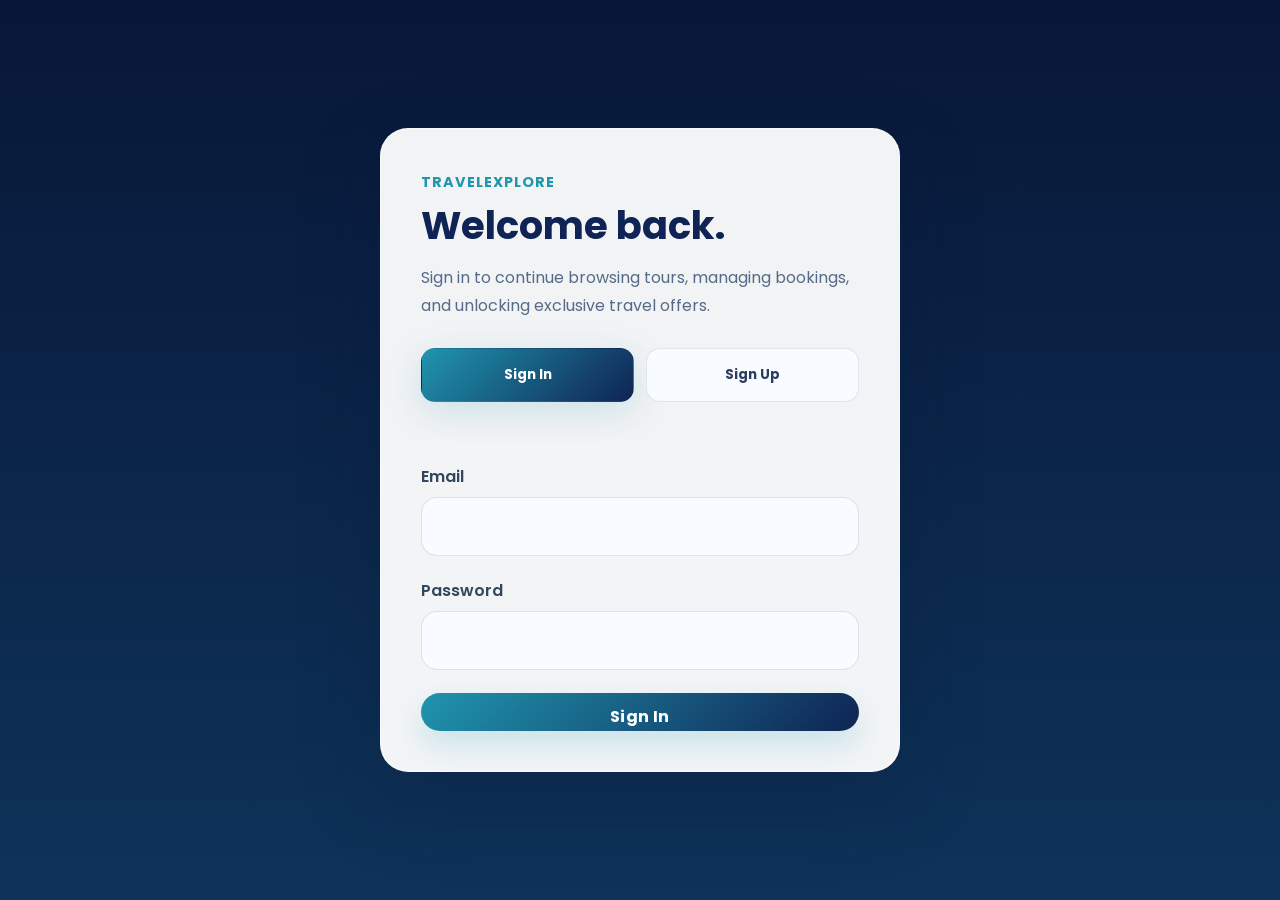
<file: travel_websitee/travel_website/travel website/Gallery.html>
<!doctype html>
<html lang="en">
  <head>
    <meta charset="UTF-8" />
    <meta name="viewport" content="width=device-width, initial-scale=1.0" />
    <title>Gallery - Travel Explore</title>
    <link rel="stylesheet" href="css/style.css" />
    <link rel="stylesheet" href="css/responsive.css" />
    <link
      rel="stylesheet"
      href="https://cdnjs.cloudflare.com/ajax/libs/font-awesome/6.4.0/css/all.min.css"
    />
    <link
      rel="stylesheet"
      href="https://cdn.jsdelivr.net/npm/swiper@11/swiper-bundle.min.css"
    />
    <style>
      /* Footer Styles */
      footer {
        background: var(--blue-color);
        padding: 4rem 0 2rem;
        margin-top: 0;
      }

      .footer-content {
        display: grid;
        grid-template-columns: repeat(3, 1fr);
        gap: 2rem;
        margin-bottom: 2rem;
      }

      .footer-section h3 {
        color: var(--white-color);
        font-size: 1.3rem;
        margin-bottom: 1rem;
        position: relative;
        padding-bottom: 0.5rem;
      }

      .footer-section h3::after {
        content: "";
        position: absolute;
        bottom: 0;
        left: 0;
        width: 50px;
        height: 3px;
        background: var(--primary-color);
      }

      .footer-section.about p {
        color: var(--white-color);
        opacity: 0.8;
        line-height: 1.6;
        margin-bottom: 1rem;
      }

      .social-links {
        display: flex;
        gap: 1rem;
      }

      .social-links a {
        display: flex;
        align-items: center;
        justify-content: center;
        width: 40px;
        height: 40px;
        background: var(--primary-color);
        border-radius: 50%;
        color: var(--white-color);
        transition: all 0.3s ease;
      }

      .social-links a:hover {
        transform: translateY(-3px);
        background: var(--white-color);
        color: var(--primary-color);
      }

      .footer-section.links ul,
      .footer-section.contact ul {
        list-style: none;
      }

      .footer-section.links ul li,
      .footer-section.contact ul li {
        margin: 0.8rem 0;
        color: var(--white-color);
        opacity: 0.8;
        display: flex;
        align-items: center;
        gap: 0.5rem;
      }

      .footer-section.links ul li a {
        color: var(--white-color);
        opacity: 0.8;
        transition: all 0.3s ease;
      }

      .footer-section.links ul li a:hover {
        opacity: 1;
        padding-left: 5px;
      }

      .footer-section.contact ul li i {
        color: var(--primary-color);
        width: 20px;
      }

      .footer-bottom {
        border-top: 1px solid rgba(255, 255, 255, 0.1);
        padding-top: 1.5rem;
        text-align: center;
      }

      .footer-bottom p {
        color: var(--white-color);
        opacity: 0.6;
        font-size: 0.9rem;
      }

      @media (max-width: 768px) {
        .footer-content {
          grid-template-columns: 1fr;
          text-align: center;
        }

        .footer-section h3::after {
          left: 50%;
          transform: translateX(-50%);
        }

        .social-links {
          justify-content: center;
        }

        .footer-section.links ul li a:hover {
          padding-left: 0;
        }
      }

      /* Navbar Fix */
      .navbar {
        position: fixed;
        top: 0;
        left: 0;
        width: 100%;
        z-index: 9999;
        background: var(--primary-color);
        box-shadow: 0 2px 10px rgba(0, 0, 0, 0.1);
      }

      .navbar-container {
        display: flex;
        justify-content: space-between;
        align-items: center;
        padding: 0.5rem 0;
      }

      .navbar .logo {
        font-size: 1.5rem;
        font-weight: 700;
        color: var(--white-color);
      }

      .navbar .logo span {
        color: var(--white-color);
        opacity: 0.8;
      }

      .hamburger {
        display: none;
        cursor: pointer;
        font-size: 1.5rem;
        color: var(--white-color);
      }

      @media (max-width: 900px) {
        .hamburger {
          display: block;
        }
        .nav-links {
          display: none;
        }
        .nav-links.active {
          display: flex;
          flex-direction: column;
          position: fixed;
          top: 60px;
          left: 0;
          width: 100%;
          background: var(--primary-color);
          padding: 2rem;
        }
      }

      /* Gallery Specific Styles */
      .gallery-hero {
        background:
          linear-gradient(rgba(15, 36, 84, 0.7), rgba(15, 36, 84, 0.7)),
          url("https://images.unsplash.com/photo-1506929562872-bb421503ef21?w=1600")
            center/cover;
        height: 60vh;
        display: flex;
        align-items: center;
        justify-content: center;
        text-align: center;
        position: relative;
      }

      .gallery-hero .hero-content h1 {
        font-size: 4rem;
        color: var(--white-color);
        margin-bottom: 1rem;
        animation: fadeInUp 1s ease;
      }

      .gallery-hero .hero-content p {
        color: var(--white-color);
        font-size: 1.2rem;
        opacity: 0.9;
        animation: fadeInUp 1s ease 0.3s both;
      }

      /* Filter Buttons */
      .gallery-filter {
        padding: 3rem 0;
        text-align: center;
      }

      .filter-btn {
        background: transparent;
        border: 2px solid var(--primary-color);
        color: var(--blue-color);
        padding: 0.8rem 2rem;
        margin: 0.5rem;
        font-size: 1rem;
        cursor: pointer;
        border-radius: 30px;
        transition: all 0.3s ease;
        font-weight: 500;
      }

      .filter-btn:hover,
      .filter-btn.active {
        background: var(--primary-color);
        color: var(--white-color);
      }

      /* Gallery Grid */
      .gallery-section {
        padding: 2rem 0 4rem;
      }

      .gallery-grid {
        display: grid;
        grid-template-columns: repeat(4, 1fr);
        gap: 1.5rem;
      }

      .gallery-item {
        position: relative;
        overflow: hidden;
        border-radius: 12px;
        height: 280px;
        cursor: pointer;
        box-shadow: 0 5px 15px rgba(0, 0, 0, 0.1);
        transition: all 0.3s ease;
      }

      .gallery-item:hover {
        transform: translateY(-5px);
        box-shadow: 0 15px 30px rgba(0, 0, 0, 0.2);
      }

      .gallery-item img {
        width: 100%;
        height: 100%;
        transition: transform 0.5s ease;
        border-radius: 12px;
      }

      .gallery-item:hover img {
        transform: scale(1.1);
      }

      .gallery-overlay {
        position: absolute;
        bottom: 0;
        left: 0;
        right: 0;
        background: linear-gradient(transparent, rgba(15, 36, 84, 0.9));
        padding: 2rem 1.5rem 1.5rem;
        transform: translateY(100%);
        transition: transform 0.4s ease;
      }

      .gallery-item:hover .gallery-overlay {
        transform: translateY(0);
      }

      .gallery-overlay h3 {
        color: var(--white-color);
        font-size: 1.3rem;
        margin-bottom: 0.3rem;
      }

      .gallery-overlay p {
        color: var(--white-color);
        font-size: 0.9rem;
        opacity: 0.8;
      }

      .gallery-icon {
        position: absolute;
        top: 50%;
        left: 50%;
        transform: translate(-50%, -50%) scale(0);
        background: var(--primary-color);
        width: 50px;
        height: 50px;
        border-radius: 50%;
        display: flex;
        align-items: center;
        justify-content: center;
        transition: transform 0.3s ease;
      }

      .gallery-item:hover .gallery-icon {
        transform: translate(-50%, -50%) scale(1);
      }

      .gallery-icon i {
        color: var(--white-color);
        font-size: 1.2rem;
      }

      /* Lightbox */
      .lightbox {
        display: none;
        position: fixed;
        top: 0;
        left: 0;
        width: 100%;
        height: 100%;
        background: rgba(0, 0, 0, 0.95);
        z-index: 10000;
        align-items: center;
        justify-content: center;
        padding: 2rem;
        box-sizing: border-box;
      }

      .lightbox.active {
        display: flex;
      }

      .lightbox-content {
        max-width: 90%;
        max-height: 90%;
        position: relative;
        display: flex;
        flex-direction: column;
        align-items: center;
      }

      .lightbox-content img {
        max-width: 100%;
        max-height: calc(100vh - 180px);
        border-radius: 8px;
        object-fit: contain;
      }

      .lightbox-close {
        position: fixed;
        top: 1.5rem;
        right: 1.5rem;
        font-size: 2.5rem;
        color: var(--white-color);
        cursor: pointer;
        transition: color 0.3s ease;
        z-index: 10001;
        width: 50px;
        height: 50px;
        display: flex;
        align-items: center;
        justify-content: center;
        background: rgba(0, 0, 0, 0.5);
        border-radius: 50%;
      }

      .lightbox-close:hover {
        color: var(--primary-color);
        background: rgba(0, 0, 0, 0.8);
      }

      .lightbox-caption {
        text-align: center;
        color: var(--white-color);
        padding: 1rem 0;
        width: 100%;
        background: transparent;
      }

      .lightbox-caption h3 {
        font-size: 1.5rem;
        margin-bottom: 0.5rem;
      }

      .lightbox-caption p {
        font-size: 1rem;
        opacity: 0.8;
      }

      .lightbox-nav {
        position: absolute;
        top: 50%;
        transform: translateY(-50%);
        background: rgba(255, 255, 255, 0.1);
        width: 50px;
        height: 50px;
        border-radius: 50%;
        display: flex;
        align-items: center;
        justify-content: center;
        cursor: pointer;
        transition: all 0.3s ease;
      }

      .lightbox-nav:hover {
        background: var(--primary-color);
      }

      .lightbox-nav i {
        color: var(--white-color);
        font-size: 1.2rem;
      }

      .lightbox-prev {
        left: 2rem;
      }

      .lightbox-next {
        right: 2rem;
      }

      /* Stats Section */
      .gallery-stats {
        background: var(--primary-color);
        padding: 4rem 0;
        margin-top: 3rem;
      }

      .stats-grid {
        display: grid;
        grid-template-columns: repeat(4, 1fr);
        gap: 2rem;
        text-align: center;
      }

      .stat-item h2 {
        font-size: 3rem;
        color: var(--white-color);
        margin-bottom: 0.5rem;
      }

      .stat-item p {
        color: var(--white-color);
        font-size: 1.1rem;
        opacity: 0.9;
      }

      /* Animation */
      @keyframes fadeInUp {
        from {
          opacity: 0;
          transform: translateY(30px);
        }
        to {
          opacity: 1;
          transform: translateY(0);
        }
      }

      .gallery-item {
        animation: fadeInUp 0.6s ease forwards;
      }

      .gallery-item:nth-child(1) {
        animation-delay: 0.1s;
      }
      .gallery-item:nth-child(2) {
        animation-delay: 0.2s;
      }
      .gallery-item:nth-child(3) {
        animation-delay: 0.3s;
      }
      .gallery-item:nth-child(4) {
        animation-delay: 0.4s;
      }
      .gallery-item:nth-child(5) {
        animation-delay: 0.5s;
      }
      .gallery-item:nth-child(6) {
        animation-delay: 0.6s;
      }
      .gallery-item:nth-child(7) {
        animation-delay: 0.7s;
      }
      .gallery-item:nth-child(8) {
        animation-delay: 0.8s;
      }
      .gallery-item:nth-child(9) {
        animation-delay: 0.9s;
      }
      .gallery-item:nth-child(10) {
        animation-delay: 1s;
      }
      .gallery-item:nth-child(11) {
        animation-delay: 1.1s;
      }
      .gallery-item:nth-child(12) {
        animation-delay: 1.2s;
      }

      /* Responsive */
      @media (max-width: 1200px) {
        .gallery-grid {
          grid-template-columns: repeat(3, 1fr);
        }
      }

      @media (max-width: 992px) {
        .gallery-grid {
          grid-template-columns: repeat(2, 1fr);
        }
      }

      @media (max-width: 768px) {
        .gallery-hero .hero-content h1 {
          font-size: 2.5rem;
        }

        .gallery-grid {
          grid-template-columns: repeat(2, 1fr);
        }

        .stats-grid {
          grid-template-columns: repeat(2, 1fr);
        }

        .filter-btn {
          padding: 0.6rem 1.2rem;
          font-size: 0.9rem;
        }

        /* Lightbox Responsive */
        .lightbox {
          padding: 1rem;
        }

        .lightbox-content {
          max-width: 100%;
          max-height: 85%;
        }

        .lightbox-content img {
          max-height: calc(100vh - 200px);
        }

        .lightbox-close {
          top: 1rem;
          right: 1rem;
          font-size: 2rem;
          width: 40px;
          height: 40px;
        }

        .lightbox-caption h3 {
          font-size: 1.2rem;
        }

        .lightbox-caption p {
          font-size: 0.9rem;
        }

        .lightbox-nav {
          width: 40px;
          height: 40px;
        }

        .lightbox-prev {
          left: 0.5rem;
        }

        .lightbox-next {
          right: 0.5rem;
        }
      }

      @media (max-width: 480px) {
        .lightbox-content img {
          max-height: calc(100vh - 220px);
        }

        .lightbox-caption {
          padding: 0.5rem 0;
        }

        .lightbox-caption h3 {
          font-size: 1rem;
        }

        .lightbox-caption p {
          font-size: 0.85rem;
        }
      }
    </style>
  </head>
  <body>
    <!-- Navigation -->
    <header>
      <div class="container" style="padding: 0 5%">
        <nav>
          <a href="index.html" class="logo">
            <svg
              width="32"
              height="32"
              viewBox="0 0 24 24"
              fill="none"
              xmlns="http://www.w3.org/2000/svg"
            >
              <path
                d="M12 2C8.5 2 5.5 5 5.5 8.5C5.5 11 7 13.5 9.5 15L12 22L14.5 15C17 13.5 18.5 11 18.5 8.5C18.5 5 15.5 2 12 2Z"
                fill="white"
              />
              <path
                d="M12 6C10.5 6 9.5 7 9.5 8.5C9.5 10 10.5 11 12 11C13.5 11 14.5 10 14.5 8.5C14.5 7 13.5 6 12 6Z"
                fill="#2095ae"
              />
              <circle cx="12" cy="8.5" r="1.5" fill="#2095ae" />
            </svg>
            <span class="logo-text">TRAVEL</span>
          </a>
          <ul>
            <li><a href="index.html">Home</a></li>
            <li><a href="index.html#about">About</a></li>
            <li><a href="index.html#choose-place">Tours</a></li>
            <li><a href="index.html#top-destination">Destinations</a></li>
            <li class="dropdown">
              <a href="#" class="dropdown-toggle"
                >Pages <i class="fas fa-chevron-down"></i
              ></a>
              <ul class="dropdown-menu">
                <li>
                  <a href="Tourbooking.html"
                    ><i class="fas fa-calendar-alt"></i> Tour Booking</a
                  >
                </li>
                <li>
                  <a href="index.html#testimonials"
                    ><i class="fas fa-star"></i> Customer Review</a
                  >
                </li>
                <li>
                  <a href="Gallery.html"
                    ><i class="fas fa-images"></i> Gallery</a
                  >
                </li>
              </ul>
            </li>
            <li><a href="contact.html">Contact</a></li>
          </ul>
          <div class="btn" style="display: none">
            <i class="fas fa-times close-btn"></i>
          </div>
          <div class="btn" style="display: none">
            <i class="fas fa-bars menu-btn"></i>
          </div>
        </nav>
        <div class="auth-buttons">
          <button id="signin-btn" class="auth-btn signin-btn">Sign In</button>
          <button id="signup-btn" class="auth-btn signup-btn">Sign Up</button>
          <button
            id="signout-btn"
            class="auth-btn signout-btn"
            style="display: none"
          >
            Sign Out
          </button>
          <span
            id="user-greeting"
            class="user-greeting"
            style="display: none"
          ></span>
        </div>
      </div>
    </header>

    <!-- Sign In Modal -->
    <div id="signin-modal" class="modal">
      <div class="modal-content">
        <span class="close-modal">&times;</span>
        <h2>Sign In</h2>
        <form id="signin-form">
          <div class="form-group">
            <label for="signin-email">Email</label>
            <input type="email" id="signin-email" required />
          </div>
          <div class="form-group">
            <label for="signin-password">Password</label>
            <input type="password" id="signin-password" required />
          </div>
          <button type="submit" class="modal-btn">Sign In</button>
        </form>
        <p class="modal-footer">
          Don't have an account? <a href="#" id="switch-to-signup">Sign Up</a>
        </p>
      </div>
    </div>

    <!-- Sign Up Modal -->
    <div id="signup-modal" class="modal">
      <div class="modal-content">
        <span class="close-modal">&times;</span>
        <h2>Sign Up</h2>
        <form id="signup-form">
          <div class="form-group">
            <label for="signup-name">Full Name</label>
            <input type="text" id="signup-name" required />
          </div>
          <div class="form-group">
            <label for="signup-email">Email</label>
            <input type="email" id="signup-email" required />
          </div>
          <div class="form-group">
            <label for="signup-password">Password</label>
            <input type="password" id="signup-password" required />
          </div>
          <button type="submit" class="modal-btn">Sign Up</button>
        </form>
        <p class="modal-footer">
          Already have an account? <a href="#" id="switch-to-signin">Sign In</a>
        </p>
      </div>
    </div>

    <!-- Hero Section -->
    <section class="gallery-hero">
      <div class="hero-content">
        <h1>Our Travel Gallery</h1>
        <p>Explore breathtaking moments from around the world</p>
      </div>
    </section>

    <!-- Filter Section -->
    <section class="gallery-filter">
      <div class="container">
        <button class="filter-btn active" data-filter="all">All</button>
        <button class="filter-btn" data-filter="beaches">Beaches</button>
        <button class="filter-btn" data-filter="mountains">Mountains</button>
        <button class="filter-btn" data-filter="cities">Cities</button>
        <button class="filter-btn" data-filter="adventure">Adventure</button>
      </div>
    </section>

    <!-- Gallery Grid -->
    <section class="gallery-section">
      <div class="container">
        <div class="gallery-grid">
          <!-- Beach Images -->
          <div class="gallery-item beaches" data-category="beaches">
            <img
              src="https://images.unsplash.com/photo-1507525428034-b723cf961d3e?w=800"
              alt="Maldives Beach"
            />
            <div class="gallery-icon">
              <i class="fas fa-expand"></i>
            </div>
            <div class="gallery-overlay">
              <h3>Maldives Paradise</h3>
              <p>Crystal clear waters</p>
            </div>
          </div>

          <div class="gallery-item beaches" data-category="beaches">
            <img
              src="https://images.unsplash.com/photo-1519046904884-53103b34b206?w=800"
              alt="Thailand Beach"
            />
            <div class="gallery-icon">
              <i class="fas fa-expand"></i>
            </div>
            <div class="gallery-overlay">
              <h3>Phuket Thailand</h3>
              <p>Tropical paradise</p>
            </div>
          </div>

          <!-- Mountain Images -->
          <div class="gallery-item mountains" data-category="mountains">
            <img
              src="https://images.unsplash.com/photo-1464822759023-fed622ff2c3b?w=800"
              alt="Swiss Alps"
            />
            <div class="gallery-icon">
              <i class="fas fa-expand"></i>
            </div>
            <div class="gallery-overlay">
              <h3>Swiss Alps</h3>
              <p>Majestic peaks</p>
            </div>
          </div>

          <div class="gallery-item mountains" data-category="mountains">
            <img
              src="https://images.unsplash.com/photo-1519681393784-d120267933ba?w=800"
              alt="Night Mountains"
            />
            <div class="gallery-icon">
              <i class="fas fa-expand"></i>
            </div>
            <div class="gallery-overlay">
              <h3>Starry Peaks</h3>
              <p>Mountain night sky</p>
            </div>
          </div>

          <!-- City Images -->
          <div class="gallery-item cities" data-category="cities">
            <img
              src="https://images.unsplash.com/photo-1493976040374-85c8e12f0c0e?w=800"
              alt="Tokyo"
            />
            <div class="gallery-icon">
              <i class="fas fa-expand"></i>
            </div>
            <div class="gallery-overlay">
              <h3>Tokyo Japan</h3>
              <p>Modern metropolis</p>
            </div>
          </div>

          <div class="gallery-item cities" data-category="cities">
            <img
              src="https://images.unsplash.com/photo-1523906834658-6e24ef2386f9?w=800"
              alt="Venice"
            />
            <div class="gallery-icon">
              <i class="fas fa-expand"></i>
            </div>
            <div class="gallery-overlay">
              <h3>Venice Italy</h3>
              <p>City of canals</p>
            </div>
          </div>

          <!-- Adventure Images -->
          <div class="gallery-item adventure" data-category="adventure">
            <img
              src="https://images.unsplash.com/photo-1530866495561-507c9faab2ed?w=800"
              alt="Safari"
            />
            <div class="gallery-icon">
              <i class="fas fa-expand"></i>
            </div>
            <div class="gallery-overlay">
              <h3>African Safari</h3>
              <p>Wildlife adventure</p>
            </div>
          </div>

          <div class="gallery-item adventure" data-category="adventure">
            <img
              src="https://images.unsplash.com/photo-1551632811-561732d1e306?w=800"
              alt="Hiking"
            />
            <div class="gallery-icon">
              <i class="fas fa-expand"></i>
            </div>
            <div class="gallery-overlay">
              <h3>Mountain Trekking</h3>
              <p>Trail adventure</p>
            </div>
          </div>

          <!-- Additional Beach Image -->
          <div class="gallery-item beaches" data-category="beaches">
            <img
              src="https://images.unsplash.com/photo-1573843981267-be1999ff37cd?w=800"
              alt="Bora Bora"
            />
            <div class="gallery-icon">
              <i class="fas fa-expand"></i>
            </div>
            <div class="gallery-overlay">
              <h3>Bora Bora</h3>
              <p>French Polynesia</p>
            </div>
          </div>

          <!-- Additional Mountain Image -->
          <div class="gallery-item mountains" data-category="mountains">
            <img
              src="https://images.unsplash.com/photo-1506905925346-21bda4d32df4?w=800"
              alt="Patagonia"
            />
            <div class="gallery-icon">
              <i class="fas fa-expand"></i>
            </div>
            <div class="gallery-overlay">
              <h3>Patagonia</h3>
              <p>Argentine Andes</p>
            </div>
          </div>

          <!-- Additional City Image -->
          <div class="gallery-item cities" data-category="cities">
            <img
              src="https://images.unsplash.com/photo-1512453979798-5ea266f8880c?w=800"
              alt="Dubai"
            />
            <div class="gallery-icon">
              <i class="fas fa-expand"></i>
            </div>
            <div class="gallery-overlay">
              <h3>Dubai UAE</h3>
              <p>Future skyline</p>
            </div>
          </div>

          <!-- Additional Adventure Image -->
          <div class="gallery-item adventure" data-category="adventure">
            <img
              src="https://images.unsplash.com/photo-1504280390367-361c6d9f38f4?w=800"
              alt="Camping"
            />
            <div class="gallery-icon">
              <i class="fas fa-expand"></i>
            </div>
            <div class="gallery-overlay">
              <h3>Wilderness Camping</h3>
              <p>Nature escape</p>
            </div>
          </div>
        </div>
      </div>
    </section>

    <!-- Stats Section -->
    <section class="gallery-stats">
      <div class="container">
        <div class="stats-grid">
          <div class="stat-item">
            <h2>50+</h2>
            <p>Destinations</p>
          </div>
          <div class="stat-item">
            <h2>10K+</h2>
            <p>Happy Travelers</p>
          </div>
          <div class="stat-item">
            <h2>100+</h2>
            <p>Tour Packages</p>
          </div>
          <div class="stat-item">
            <h2>15+</h2>
            <p>Years Experience</p>
          </div>
        </div>
      </div>
    </section>

    <!-- Lightbox -->
    <div class="lightbox" id="lightbox">
      <span class="lightbox-close" id="lightboxClose">&times;</span>
      <div class="lightbox-content">
        <img src="" alt="" id="lightboxImg" />
        <div class="lightbox-caption">
          <h3 id="lightboxTitle"></h3>
          <p id="lightboxDesc"></p>
        </div>
      </div>
      <span class="lightbox-nav lightbox-prev" id="lightboxPrev"
        ><i class="fas fa-chevron-left"></i
      ></span>
      <span class="lightbox-nav lightbox-next" id="lightboxNext"
        ><i class="fas fa-chevron-right"></i
      ></span>
    </div>

    <!-- Footer -->
    <footer id="index-footer" class="home-footer">
      <div class="container">
        <div class="footer-main">
          <!-- About Column -->
          <div class="footer-about">
            <div class="footer-logo">Travel<span>Explore</span></div>
            <p>
              Your trusted partner for unforgettable travel experiences around
              the world. We help you discover amazing destinations.
            </p>
            <div class="social-icons">
              <a href="#"><i class="fab fa-facebook-f"></i></a>
              <a href="#"><i class="fab fa-twitter"></i></a>
              <a href="#"><i class="fab fa-instagram"></i></a>
              <a href="#"><i class="fab fa-youtube"></i></a>
            </div>
          </div>

          <!-- Quick Links Column -->
          <div class="footer-links">
            <h3>Quick Links</h3>
            <ul>
              <li><a href="index.html">Home</a></li>
              <li><a href="index.html#top-destination">Destinations</a></li>
              <li><a href="index.html#choose-place">Tours</a></li>
              <li><a href="Gallery.html">Gallery</a></li>
              <li><a href="contact.html">Contact</a></li>
            </ul>
          </div>

          <!-- Services/Contact Column -->
          <div class="footer-services">
            <h3>Contact Info</h3>
            <ul class="contact-info-list">
              <li>
                <i class="fas fa-phone-alt"></i>
                <span>+1 234 567 890</span>
              </li>
              <li>
                <i class="fas fa-envelope"></i>
                <span>info@travelexplore.com</span>
              </li>
              <li>
                <i class="fas fa-map-marker-alt"></i>
                <span>123 Travel Street, USA</span>
              </li>
            </ul>
          </div>

          <!-- Newsletter Column -->
          <div class="footer-newsletter">
            <h3>Newsletter</h3>
            <p>
              Subscribe to our monthly newsletter to stay informed about travel
              and tours.
            </p>
            <form class="newsletter-form">
              <input type="email" placeholder="Your email address" />
              <button type="submit">Subscribe</button>
            </form>
          </div>
        </div>

        <!-- Copyright Section -->
        <div class="footer-copyright">
          <p>&copy; 2026 TravelExplore. All rights reserved.</p>
          <div class="copyright-links">
            <a href="#">Privacy Policy</a>
            <a href="#">Terms of Service</a>
          </div>
        </div>
      </div>
    </footer>

    <script>
      // ================= GALLERY FILTER FUNCTIONALITY =================
      document.addEventListener("DOMContentLoaded", function () {
        const filterBtns = document.querySelectorAll(".filter-btn");
        const galleryItems = document.querySelectorAll(".gallery-item");

        filterBtns.forEach((btn) => {
          btn.addEventListener("click", () => {
            // Remove active class from all buttons
            filterBtns.forEach((b) => b.classList.remove("active"));
            // Add active class to clicked button
            btn.classList.add("active");

            const filterValue = btn.getAttribute("data-filter");

            galleryItems.forEach((item) => {
              const category = item.getAttribute("data-category");
              if (filterValue === "all" || category === filterValue) {
                item.style.display = "block";
                // Add animation
                item.style.opacity = "0";
                item.style.transform = "translateY(20px)";
                setTimeout(() => {
                  item.style.opacity = "1";
                  item.style.transform = "translateY(0)";
                }, 50);
              } else {
                item.style.display = "none";
              }
            });
          });
        });

        // ================= LIGHTBOX FUNCTIONALITY =================
        const lightbox = document.getElementById("lightbox");
        const lightboxImg = document.getElementById("lightboxImg");
        const lightboxTitle = document.getElementById("lightboxTitle");
        const lightboxDesc = document.getElementById("lightboxDesc");
        const lightboxClose = document.getElementById("lightboxClose");
        const lightboxPrev = document.getElementById("lightboxPrev");
        const lightboxNext = document.getElementById("lightboxNext");
        const galleryItems2 = document.querySelectorAll(".gallery-item");

        let currentIndex = 0;
        let visibleItems = [];

        function updateVisibleItems() {
          visibleItems = [];
          galleryItems2.forEach((item, index) => {
            if (item.style.display !== "none") {
              visibleItems.push({ element: item, index: index });
            }
          });
        }

        // Add click event to each gallery item's expand icon
        galleryItems2.forEach((item, index) => {
          const icon = item.querySelector(".gallery-icon");
          if (icon) {
            icon.addEventListener("click", (e) => {
              e.stopPropagation();
              updateVisibleItems();
              const visibleIndex = visibleItems.findIndex(
                (v) => v.index === index,
              );
              currentIndex = visibleIndex >= 0 ? visibleIndex : 0;
              openLightbox(index);
            });
          }
        });

        function openLightbox(index) {
          const item = galleryItems2[index];
          const img = item.querySelector("img");
          const title = item.querySelector("h3").textContent;
          const desc = item.querySelector("p").textContent;

          lightboxImg.src = img.src.replace("w=800", "w=1600");
          lightboxTitle.textContent = title;
          lightboxDesc.textContent = desc;

          lightbox.classList.add("active");
          document.body.style.overflow = "hidden";
        }

        function closeLightbox() {
          lightbox.classList.remove("active");
          document.body.style.overflow = "auto";
        }

        if (lightboxClose) {
          lightboxClose.addEventListener("click", closeLightbox);
        }

        if (lightbox) {
          lightbox.addEventListener("click", (e) => {
            if (e.target === lightbox) {
              closeLightbox();
            }
          });
        }

        if (lightboxNext) {
          lightboxNext.addEventListener("click", () => {
            updateVisibleItems();
            if (visibleItems.length > 0) {
              currentIndex = (currentIndex + 1) % visibleItems.length;
              openLightbox(visibleItems[currentIndex].index);
            }
          });
        }

        if (lightboxPrev) {
          lightboxPrev.addEventListener("click", () => {
            updateVisibleItems();
            if (visibleItems.length > 0) {
              currentIndex =
                (currentIndex - 1 + visibleItems.length) % visibleItems.length;
              openLightbox(visibleItems[currentIndex].index);
            }
          });
        }

        // Keyboard navigation
        document.addEventListener("keydown", (e) => {
          if (!lightbox || !lightbox.classList.contains("active")) return;

          if (e.key === "Escape") closeLightbox();
          if (e.key === "ArrowRight") {
            updateVisibleItems();
            if (visibleItems.length > 0) {
              currentIndex = (currentIndex + 1) % visibleItems.length;
              openLightbox(visibleItems[currentIndex].index);
            }
          }
          if (e.key === "ArrowLeft") {
            updateVisibleItems();
            if (visibleItems.length > 0) {
              currentIndex =
                (currentIndex - 1 + visibleItems.length) % visibleItems.length;
              openLightbox(visibleItems[currentIndex].index);
            }
          }
        });
      });
    </script>
    <script src="js/auth.js"></script>
    <script src="js/script.js"></script>
  </body>
</html>
</file>
<file: travel_websitee/travel_website/travel website/css/style.css>
﻿@import url("https://fonts.googleapis.com/css2?family=Poppins:wght@300;400;500;600;700;800&display=swap");

:root {
  --primary-color: #2095ae;
  --primary-dark: #1a7a8f;
  --primary-light: #3aa8c0;
  --white-color: #fff;
  --light-gray-color: #ddd;
  --blue-color: #0f2454;
  --nav-bg: rgba(32, 149, 174, 0.95);
  --nav-shadow: 0 2px 20px rgba(0, 0, 0, 0.15);
}

* {
  margin: 0;
  padding: 0;
  box-sizing: border-box;
  font-family: "Poppins", sans-serif;
}

html {
  font-size: 16px;
}

/* =================Utality Classes Start================= */

.container {
  max-width: 1400px;
  margin: 0 auto;
  padding: 0 2rem;
  width: 100%;
  overflow: hidden;
}

img {
  display: block;
  width: 100%;
  height: 100%;
  object-fit: cover;
}

a {
  text-decoration: none;
}

.heading-normal-txt {
  font-size: 1rem;
  letter-spacing: 6px;
  color: var(--primary-color);
}

.headings {
  font-size: 3rem;
  font-family: "ubuntu";
  padding-bottom: 2rem;
  letter-spacing: 2px;
}

.headings span {
  color: var(--primary-color);
}

.secondary-heading {
  font-size: 2.5rem;
  font-family: "ubuntu";
  padding: 1rem 0;
}

.lead {
  font-size: 1.1rem;
  line-height: 2;
  text-align: justify;
}

.primary-btn {
  width: 50%;
  height: 35px;
  outline: none;
  background-color: var(--primary-color);
  border: none;
  padding: 0.7rem;
  font-size: 1rem;
  border-radius: 4px;
  color: var(--white-color);
  cursor: pointer;
}

#location-search .primary-btn {
  width: auto;
  min-width: 140px;
  max-width: 160px;
  padding: 0 1rem;
}
/* =================Utality Classes Close================= */

/* =================Header Start================= */
header {
  padding: 0;
  background: var(--nav-bg);
  position: fixed;
  top: 0;
  left: 0;
  z-index: 1000;
  width: 100%;
  height: 70px;
  display: flex;
  align-items: center;
  transition: all 0.4s cubic-bezier(0.4, 0, 0.2, 1);
  backdrop-filter: blur(10px);
  box-shadow: var(--nav-shadow);
}

header.scrolled {
  height: 60px;
  background: rgba(32, 149, 174, 0.98);
  box-shadow: 0 4px 30px rgba(0, 0, 0, 0.2);
}

header .container {
  display: flex;
  justify-content: space-between;
  align-items: center;
  gap: 0.75rem;
  overflow: visible;
}

header.sticky {
  background: rgba(32, 149, 174, 0.98);
  box-shadow: 0 4px 25px rgba(0, 0, 0, 0.15);
}

.logo {
  display: flex;
  align-items: center;
  gap: 10px;
  text-decoration: none;
  transition: transform 0.3s ease;
}

.logo:hover {
  transform: scale(1.02);
}

.logo svg {
  width: 28px;
  height: 28px;
  flex-shrink: 0;
}

.logo-text {
  font-size: 1.4rem;
  font-weight: 700;
  letter-spacing: 3px;
  color: var(--white-color);
  font-family: "Poppins", sans-serif;
  line-height: 1;
}

nav {
  display: flex;
  justify-content: space-between;
  align-items: center;
  flex: 1;
}

nav ul {
  list-style-type: none;
  display: flex;
  gap: 0.25rem;
  align-items: center;
}

nav ul li {
  margin: 0;
  position: relative;
  padding: 0.4rem 0.6rem;
  border-radius: 4px;
  transition: background 0.3s ease;
}

/* Dropdown Menu Styles */
nav ul li.dropdown {
  position: relative;
}

nav ul li.dropdown .dropdown-toggle {
  cursor: pointer;
  display: flex;
  align-items: center;
  gap: 5px;
  border: none;
  outline: none;
  background: transparent;
}

nav ul li.dropdown .dropdown-toggle:focus,
nav ul li.dropdown .dropdown-toggle:active {
  outline: none;
  box-shadow: none;
}

nav ul li.dropdown .dropdown-toggle i {
  font-size: 0.65rem;
  transition: transform 0.3s cubic-bezier(0.4, 0, 0.2, 1);
}

nav ul li.dropdown:hover .dropdown-toggle i {
  transform: rotate(180deg);
}

nav ul li.dropdown .dropdown-menu {
  position: absolute;
  top: calc(100% + 12px);
  left: 50%;
  transform: translateX(-50%) translateY(10px);
  min-width: 220px;
  background: var(--white-color);
  list-style: none;
  padding: 0.75rem 0;
  margin: 0;
  opacity: 0;
  visibility: hidden;
  transition: all 0.3s cubic-bezier(0.4, 0, 0.2, 1);
  z-index: 1000;
  border-radius: 12px;
  box-shadow: 0 10px 40px rgba(0, 0, 0, 0.2);
  display: flex;
  flex-direction: column;
}

nav ul li.dropdown .dropdown-menu::before {
  content: "";
  position: absolute;
  top: -8px;
  left: 50%;
  transform: translateX(-50%) rotate(45deg);
  width: 14px;
  height: 14px;
  background: var(--white-color);
}

nav ul li.dropdown:hover .dropdown-menu {
  opacity: 1;
  visibility: visible;
  transform: translateY(0);
}

nav ul li.dropdown .dropdown-menu li {
  margin: 0;
  padding: 0;
  border-bottom: 1px solid rgba(0, 0, 0, 0.06);
}

nav ul li.dropdown .dropdown-menu li:last-child {
  border-bottom: none;
}

nav ul li.dropdown .dropdown-menu li a {
  display: block;
  width: 100%;
  padding: 12px 24px;
  color: var(--blue-color);
  font-size: 0.9rem;
  font-weight: 500;
  transition: all 0.25s ease;
  white-space: nowrap;
  box-sizing: border-box;
  text-decoration: none;
}

nav ul li.dropdown .dropdown-menu li a:hover {
  background: linear-gradient(
    90deg,
    var(--primary-color) 0%,
    var(--primary-light) 100%
  );
  color: var(--white-color);
  padding-left: 28px;
}

nav ul li a {
  color: var(--white-color);
  font-size: 0.85rem;
  font-weight: 500;
  line-height: 1.2;
  padding: 0.35rem 0.5rem;
  position: relative;
  transition: color 0.3s ease;
}

nav ul li a::after {
  content: "";
  position: absolute;
  bottom: 0;
  left: 50%;
  width: 0;
  height: 2px;
  background: var(--white-color);
  transition: all 0.3s cubic-bezier(0.4, 0, 0.2, 1);
  transform: translateX(-50%);
  border-radius: 2px;
}

nav ul li:hover a::after {
  width: 60%;
  left: 50%;
  transform: translateX(-50%);
}

nav ul li:hover {
  background: rgba(255, 255, 255, 0.1);
}

.btn {
  font-size: 1.3rem;
  color: var(--white-color);
  cursor: pointer;
  display: none;
}
/* =================Header Close================= */

/* =================Auth Buttons Start================= */
.auth-buttons {
  display: flex;
  align-items: center;
  gap: 0.5rem;
}

.auth-btn {
  background: transparent;
  border: 1px solid rgba(255, 255, 255, 0.5);
  color: var(--white-color);
  padding: 0.4rem 1rem;
  border-radius: 20px;
  cursor: pointer;
  font-size: 0.8rem;
  font-weight: 600;
  transition: all 0.3s cubic-bezier(0.4, 0, 0.2, 1);
  letter-spacing: 0.3px;
  height: 34px;
}

.auth-btn:hover {
  background: var(--white-color);
  color: var(--primary-color);
  border-color: var(--white-color);
  transform: translateY(-2px);
  box-shadow: 0 6px 20px rgba(0, 0, 0, 0.2);
}

.signin-btn {
  background: rgba(255, 255, 255, 0.15);
  border-color: transparent;
}

.signin-btn:hover {
  background: var(--white-color);
}

.signup-btn {
  background: var(--white-color);
  color: var(--primary-color);
  border-color: var(--white-color);
}

.signup-btn:hover {
  background: transparent;
  color: var(--white-color);
}

.signout-btn {
  background: rgba(255, 255, 255, 0.15);
  border: 2px solid rgba(255, 255, 255, 0.3);
  color: var(--white-color);
}

.signout-btn:hover {
  background: #ff6b6b;
  border-color: #ff6b6b;
  color: var(--white-color);
}

.user-greeting {
  color: var(--white-color);
  font-size: 0.85rem;
  font-weight: 500;
  margin-left: 0.25rem;
  padding: 0.3rem 0.6rem;
  background: rgba(255, 255, 255, 0.15);
  border-radius: 20px;
}
/* =================Auth Buttons Close================= */

/* =================Login Page Styles================= */
.auth-page {
  min-height: 100vh;
  display: flex;
  align-items: center;
  justify-content: center;
  background: linear-gradient(
    180deg,
    rgba(8, 23, 56, 1) 0%,
    rgba(14, 51, 89, 1) 100%
  );
  padding: 2rem;
}

.auth-wrapper {
  width: 100%;
  max-width: 520px;
}

.auth-card {
  background: rgba(255, 255, 255, 0.95);
  border-radius: 28px;
  box-shadow: 0 30px 80px rgba(8, 23, 56, 0.25);
  padding: 2.5rem;
  border: 1px solid rgba(255, 255, 255, 0.55);
  backdrop-filter: blur(15px);
}

.auth-card-header {
  margin-bottom: 1.75rem;
}

.auth-pretitle {
  display: inline-block;
  margin-bottom: 0.75rem;
  color: var(--primary-color);
  font-size: 0.9rem;
  letter-spacing: 1px;
  text-transform: uppercase;
  font-weight: 700;
}

.auth-card-header h1 {
  margin: 0;
  font-size: 2.4rem;
  line-height: 1.1;
  color: var(--blue-color);
}

.auth-description {
  margin: 1rem 0 0;
  color: #556b87;
  line-height: 1.75;
}

.auth-tabs {
  display: grid;
  grid-template-columns: repeat(2, minmax(0, 1fr));
  gap: 0.75rem;
  margin-bottom: 1.5rem;
}

.auth-tab {
  padding: 1rem 1rem;
  border-radius: 14px;
  border: 1px solid rgba(33, 37, 41, 0.1);
  background: #f8fbff;
  color: #2c3e5d;
  cursor: pointer;
  font-weight: 700;
  transition: all 0.25s ease;
}

.auth-tab.active {
  background: linear-gradient(135deg, var(--primary-color), var(--blue-color));
  color: #ffffff;
  border-color: transparent;
  box-shadow: 0 10px 35px rgba(32, 149, 174, 0.18);
}

.auth-feedback {
  color: #d93025;
  margin-bottom: 1rem;
  min-height: 1.4rem;
  text-align: center;
}

.auth-panel {
  display: none;
}

.auth-panel.active {
  display: block;
}

.auth-form {
  display: block;
  width: 100%;
}

.auth-input-group {
  margin-bottom: 1.4rem;
}

.auth-input-group label {
  display: block;
  margin-bottom: 0.5rem;
  color: #32475b;
  font-weight: 600;
}

.auth-input-group input {
  width: 100%;
  padding: 1rem 1.1rem;
  border: 1px solid rgba(100, 116, 139, 0.18);
  border-radius: 16px;
  font-size: 1rem;
  background: #f8fbff;
  color: #22314f;
  transition:
    border-color 0.25s ease,
    box-shadow 0.25s ease;
}

.auth-input-group input:focus {
  outline: none;
  border-color: var(--primary-color);
  box-shadow: 0 0 0 4px rgba(32, 149, 174, 0.12);
}

.auth-submit-btn {
  display: block;
  width: 100%;
  padding: 1rem;
  margin-top: 1rem;
  border: none;
  border-radius: 999px;
  background: linear-gradient(135deg, var(--primary-color), var(--blue-color));
  color: #ffffff;
  font-size: 1rem;
  letter-spacing: 0.4px;
  font-weight: 700;
  cursor: pointer;
  transition:
    transform 0.25s ease,
    box-shadow 0.25s ease;
  box-shadow: 0 14px 28px rgba(32, 149, 174, 0.18);
}

.auth-submit-btn:hover {
  transform: translateY(-1px);
  box-shadow: 0 18px 36px rgba(32, 149, 174, 0.22);
}

.auth-footer {
  text-align: center;
  margin-top: 1.5rem;
  color: #677a95;
  font-size: 0.95rem;
}

.auth-footer a {
  color: var(--primary-color);
}

/* =================Modal Styles Start================= */
.modal {
  display: none;
  position: fixed;
  z-index: 10000;
  left: 0;
  top: 0;
  width: 100%;
  height: 100%;
  background-color: rgba(5, 18, 40, 0.6);
  backdrop-filter: blur(2px);
}

.modal-content {
  background: rgba(255, 255, 255, 0.98);
  margin: 6% auto;
  padding: 2.5rem;
  border-radius: 28px;
  width: 92%;
  max-width: 460px;
  position: relative;
  z-index: 10001;
  box-shadow: 0 30px 80px rgba(8, 23, 56, 0.18);
  border: 1px solid rgba(255, 255, 255, 0.6);
}

.close-modal {
  position: absolute;
  top: 10px;
  right: 20px;
  font-size: 2rem;
  cursor: pointer;
  color: #666;
}

.close-modal:hover {
  color: var(--primary-color);
}

.modal h2 {
  text-align: center;
  margin-bottom: 1.5rem;
  color: var(--blue-color);
}

.form-group {
  margin-bottom: 1rem;
}

.form-group label {
  display: block;
  margin-bottom: 0.5rem;
  color: var(--blue-color);
  font-weight: 500;
}

.form-group input {
  width: 100%;
  padding: 0.75rem;
  border: 1px solid #ddd;
  border-radius: 5px;
  font-size: 1rem;
}

.form-group input:focus {
  outline: none;
  border-color: var(--primary-color);
}

.modal-btn {
  width: 100%;
  padding: 0.75rem;
  background: var(--primary-color);
  color: var(--white-color);
  border: none;
  border-radius: 5px;
  font-size: 1rem;
  cursor: pointer;
  transition: background 0.3s ease;
}

.modal-btn:hover {
  background: var(--blue-color);
}

.modal-footer {
  text-align: center;
  margin-top: 1rem;
  color: #666;
}

.modal-footer a {
  color: var(--primary-color);
  text-decoration: none;
}

.modal-footer a:hover {
  text-decoration: underline;
}
/* =================Modal Styles Close================= */

/* =================Showcase Start================= */
main {
  position: relative;
  top: 0;
  left: 0;
  width: 100%;
  height: 100%;
  z-index: 0;
}

.swiper {
  height: 100vh;
}

.slide-container {
  width: 100%;
}

.slide-container img {
  width: 100%;
  height: 100%;
  object-fit: cover;
}

.img-overlay {
  position: absolute;
  z-index: 5;
  left: 50%;
  top: 50%;
  text-align: center;
  width: 100%;
  font-family: "ubuntu";
  transform: translate(-50%, -50%);
}

.img-overlay p {
  font-size: 1rem;
  letter-spacing: 8px;
  color: var(--white-color);
  animation: animate 4s forwards;
}

.img-overlay h2 {
  font-size: 3rem;
  color: var(--white-color);
  text-transform: uppercase;
  letter-spacing: 5px;
  animation: animate 4s forwards;
  transition: all 0.5s ease-in-out;
}

.overlay {
  position: relative;
}

.overlay::after {
  content: "";
  position: absolute;
  top: 0;
  left: 0;
  width: 100%;
  height: 100%;
  background: rgba(0, 0, 0, 0.5);
}

@keyframes animate {
  0% {
    transform: translateX(-50%);
    opacity: 0;
  }
  50% {
    opacity: 0.2;
  }
  70% {
    opacity: 0.5;
  }
  70% {
    opacity: 1;
    transform: translateX(-0%);
  }
}

.img-overlay h2 span {
  color: transparent;
  -webkit-text-stroke: 1px var(--white-color);
}
/* =================Showcase Close================= */

/* =================Search Location Start================= */
#location-search {
  position: relative;
  margin-top: -80px;
  z-index: 1001;
  overflow: visible;
}

.form-wrapper {
  background-color: rgba(0, 0, 0, 0.6);
  padding: 0.6rem 1.5rem;
  width: 85%;
  margin: 0 auto;
  border-radius: 4px;
  position: relative;
  z-index: 1002;
}

form {
  display: flex;
  align-items: center;
  justify-content: center;
  gap: 6px;
  width: 100%;
}

.form-control {
  flex: 1;
  width: 100%;
  min-width: 0;
  padding: 0 8px;
  outline: none;
  appearance: auto;
  cursor: pointer;
  font-size: 0.75rem;
  height: 38px;
  color: #000;
  border: 1px solid var(--light-gray-color);
  margin: 0 0.15rem;
  border-radius: 4px;
}

form button {
  display: inline-flex;
  align-items: center;
  justify-content: center;
  height: 38px;
  padding: 0 14px;
  background: var(--primary-color);
  border: none;
  color: white;
  border-radius: 4px;
  cursor: pointer;
  line-height: 1;
  font-size: 0.85rem;
}
/* =================Search Location Close================= */

/* =================About Start================= */

.about-content-wrapper {
  display: grid;
  grid-template-columns: repeat(2, 1fr);
  gap: 0.5rem; /* more space like design */
  margin: 5rem 0;
  align-items: center; /* vertical center */
}

/* Heading */
.about-content-wrapper h2 span {
  color: var(--primary-color);
  margin-left: 8px; /* space between THE and WORLD */
}

/* List */
.about-content-wrapper ul {
  list-style: none;
  padding: 0;
}

.about-content-wrapper ul .icons {
  display: flex;
  align-items: center;
  margin-bottom: 1rem; /* spacing between items */
}

.about-content-wrapper ul .icons i {
  width: 35px;
  height: 35px;
  background: var(--primary-color);
  border-radius: 50%;
  display: flex;
  align-items: center;
  justify-content: center;
  color: var(--white-color);
  font-size: 0.9rem;
}

.about-content-wrapper ul p {
  margin-left: 1rem;
}

/* Image */
.agency-right-side .img {
  position: relative;
  width: 100%;
  max-width: 420px; /* smaller like design */
  margin-left: auto; /* push to right */
}

.agency-right-side .img img {
  width: 100%;
  display: block;
  position: relative;
  z-index: 2;
}

/* 🔥 BLUE BOX FIX (IMPORTANT) */
.agency-right-side .img::after {
  content: "";
  position: absolute;
  top: -20px; /* move UP */
  left: -20px; /* move LEFT */
  width: 100%;
  height: 100%;
  background: var(--primary-color);
  z-index: 1;
}

/* Hover */
.agency-right-side .img img:hover {
  transform: scale(0.97);
}

/* =================About Close================= */
/* =================Choose Place Start================= */
#choose-place {
  padding: 0.5rem 0 4rem;
  margin-bottom: 0.2rem; /* Extra gap before the static counter section */
}

.choose-wrapper {
  display: grid;
  /* Adjusting the ratio: 1.6fr for the large image, 1fr for the side image */
  grid-template-columns: 1.6fr 1fr;
  gap: 1.5rem;
  margin-bottom: 1.5rem; /* Space before the 3-column row below */
}

/* Base style for all image containers in this section */
.lg-img {
  position: relative;
  cursor: pointer;
  overflow: hidden;
  border-radius: 4px; /* Slight rounding like the screenshot */
  height: 400px; /* Fixed height so both images are even */
}

/* Ensuring images fill the container perfectly */
.lg-img img {
  width: 100%;
  height: 100%;
  object-fit: cover;
  display: block;
  transition: transform 0.5s ease;
}

/* Hover Effect */
.lg-img:hover img {
  transform: scale(1.1);
}

.lg-img::before {
  content: "";
  position: absolute;
  top: 0;
  left: 0;
  width: 100%;
  height: 100%;
  /* Dark gradient at the bottom so white text is readable */
  background: linear-gradient(to top, rgba(0, 0, 0, 0.7) 0%, transparent 40%);
  z-index: 1;
}

/* Content Positioning */
.img-content {
  position: absolute;
  left: 1.5rem;
  bottom: 1.5rem;
  z-index: 2;
  color: var(--white-color);
}

.img-content h2 {
  margin: 0;
  font-size: 1.5rem;
  font-weight: 600;
}

/* Hidden Content (Icons) */
.hidden-content {
  display: flex;
  gap: 1rem;
  margin-top: 0.5rem;
  font-size: 0.9rem;
  opacity: 0; /* Hidden by default */
  transform: translateY(10px);
  transition: 0.4s ease;
}

.lg-img:hover .hidden-content {
  opacity: 1;
  transform: translateY(0);
}

/* The Vertical Price Label */
.price-label {
  background: var(--primary-color);
  color: var(--white-color);
  padding: 5px 15px;
  position: absolute;
  top: 0;
  right: 1.5rem; /* Adjust positioning from right */
  writing-mode: vertical-rl; /* More modern way to rotate text */
  text-orientation: mixed;
  height: 60px;
  display: flex;
  align-items: center;
  justify-content: center;
  font-size: 0.85rem;
  z-index: 3;
}

/* Lower 3-column Grid (France, Greece, Canada) */
.row-wise-img {
  display: grid;
  grid-template-columns: repeat(3, 1fr);
  gap: 1.5rem;
}

/* Ensure these are smaller than the top ones */
.row-wise-img .lg-img {
  height: 250px;
}

/* Responsive Fixes */
@media (max-width: 992px) {
  .choose-wrapper,
  .row-wise-img {
    grid-template-columns: 1fr;
  }
  .lg-img {
    height: 300px;
  }
}
/* =================Choose Place Close================= */

/* =================Static Counter Start================= */
#static-counter {
  padding: 3rem 0;
  background: url("../img/reviewbgimg15.jpg") no-repeat center center/cover;
  background-attachment: fixed;
  position: relative;
  z-index: 4;
}

#static-counter::after {
  content: "";
  position: absolute;
  top: 0;
  left: 0;
  width: 100%;
  height: 100%;
  background: rgba(0, 0, 0, 0.5);
  z-index: -1;
}

.static-wrapper {
  display: grid;
  grid-template-columns: repeat(4, 1fr);
  grid-gap: 2rem;
  text-align: center;
  height: 100%;
  padding: 2rem 0;
}

.static-icons {
  color: var(--white-color);
  cursor: pointer;
}

.static-icons i {
  font-size: 3rem;
  padding: 2rem;
  border-radius: 50%;
  border: 2px solid var(--primary-color);
  cursor: pointer;
}

.numbers {
  font-size: 2.5rem;
  font-weight: 600;
  margin-top: 1rem;
}

.static-icons i:hover {
  background: var(--primary-color);
  border: none;
  transform: translateY(-20%);
}
/* =================Static Counter Close================= */

/* ================= Top Destination Carousel ================== Start */

#top-destination {
  padding: 6rem 0;
}
.top-destination-wrapper {
  width: 100%;
}

.carousel {
  position: relative;
  cursor: pointer;
  transition: all 0.5s ease-in-out;
  width: 100%;
  aspect-ratio: 4 / 5;
  min-height: 420px;
  max-height: 680px;
  overflow: hidden;
}

.carousel img {
  width: 100%;
  height: 100%;
  object-fit: cover;
}

.carousel:hover::before {
  content: "";
  position: absolute;
  top: 0;
  left: 0;
  width: 100%;
  height: 100%;
  background: rgba(0, 0, 0, 0.5);
}

.carousel-img-overlay {
  width: 100%;
}

.hidden-content-carousel {
  padding: 0.5rem 2rem;
  color: var(--white-color);
  transform: translateY(120%);
  transition: all 0.5s ease-in-out;
}

.carousel-img-overlay i {
  padding-right: 1rem;
}

.carousel:hover .hidden-content-carousel {
  transform: translateY(0%);
}

.carousel:hover {
  transform: scale(1.2);
}

/* ================= Top Destination Carousel ================== Close */

/* ================= Video Background Costa ==================== Start */
#costa-victoria {
  position: relative;
  overflow: hidden;
  min-height: 520px;
  height: 100vh;
}

#costa-victoria .video-bg {
  position: absolute;
  inset: 0;
  width: 100%;
  height: 100%;
}

#costa-victoria video {
  position: absolute;
  inset: 0;
  width: 100%;
  height: 100%;
  object-fit: cover;
}

#costa-victoria .video-bg::before {
  content: "";
  position: absolute;
  inset: 0;
  background: rgba(0, 0, 0, 0.45);
}

#costa-victoria .container {
  position: relative;
  z-index: 2;
  height: 100%;
  display: flex;
  align-items: center;
  justify-content: center;
}

.video-content {
  width: 100%;
  max-width: 960px;
  text-align: center;
  color: var(--white-color);
  display: flex;
  flex-direction: column;
  align-items: center;
  justify-content: center;
  gap: 1rem;
}

.video-content h2 {
  font-size: 3rem;
  letter-spacing: 4px;
  color: var(--white-color);
  font-family: "ubuntu";
  margin-bottom: 1rem;
}

.video-content span {
  display: inline-flex;
  align-items: center;
  gap: 0.5rem;
  font-size: 1.05rem;
  margin: 0 1rem;
}

.video-content span i {
  color: var(--primary-color);
}

.video-content h2 {
  font-size: 2.5rem;
  letter-spacing: 4px;
  color: var(--white-color);
  font-family: "ubuntu";
  margin-bottom: 1rem;
}

.video-content span {
  font-size: 1.2rem;
  margin: 0 1.5rem;
}

/* ================= Video Background Costa ==================== Close */

/* ================= Travel Countries ==================== Start */
#travel-countries {
  padding: 4rem 0 2rem;
}

.travel-countries-wrapper {
  display: grid;
  grid-template-columns: 2fr 3fr;
  width: 100%;
  grid-gap: 2rem;
}

.countries-content {
  margin: 2rem;
}

.countries-content ul {
  list-style: none;
  display: flex;
  align-items: center;
  justify-content: space-between;
  margin: 1rem 0;
}

.countries-content ul li {
  margin: 1.5rem 0;
}

.countries-content ul li i {
  margin: 0rem 0.5rem;
}

.slider-content-wrapper {
  overflow: hidden;
}

/* france */
.france-content {
  padding: 8rem 0;
  display: grid;
  grid-template-columns: 3fr 2fr;
  width: 100%;
  grid-gap: 2rem;
}
/* ================= Travel Countries ==================== Close */

/* ================= Travel Blog =================== Start */
#travel-blog {
  background: var(--blue-color);
  padding: 3.5rem 0 5rem;
}

.blog h2 {
  color: var(--light-gray-color);
}

.blog {
  position: relative;
  width: 100%;
  min-height: 520px;
  aspect-ratio: 3 / 4;
  overflow: hidden;
  border-radius: 12px;
}

.blog img {
  width: 100%;
  height: 100%;
  object-fit: cover;
  display: block;
}

.blog-img-overlay {
  position: absolute;
  inset: 0;
  background: linear-gradient(to top, rgba(0, 0, 0, 0.65) 15%, transparent 60%);
}

.blog-img-content {
  position: absolute;
  left: 0;
  right: 0;
  bottom: 0;
  background: rgba(0, 0, 0, 0.75);
  padding: 1.5rem 1.25rem;
  color: var(--white-color);
}

.blog-img-content h2 {
  margin: 0 0 0.75rem;
  font-size: 1.5rem;
  letter-spacing: 1px;
}

.blog-img-content .lead {
  margin: 0;
  font-size: 0.95rem;
  line-height: 1.7;
}

.blog .price-label {
  position: absolute;
  top: 1rem;
  right: 1rem;
  background: rgba(0, 0, 0, 0.8);
  color: var(--white-color);
  padding: 0.75rem 1rem;
  border-radius: 8px;
  font-size: 0.95rem;
  z-index: 2;
  transform: none;
}
/* ================= Travel Blog =================== Close */

/* ================= Testimonials =================== Start */
#testimonials {
  padding: 6rem 0;
  width: 100%;
  background: url("../img/15.jpg") no-repeat center center/cover;
  background-attachment: fixed;
}

#testimonials .headings {
  color: var(--white-color);
}

.testimonials-wrapper {
  overflow: hidden;
  background: rgba(0, 0, 0, 0.8);
  color: var(--white-color);
  padding: 2rem 6rem;
}

.testimonials-wrapper i {
  color: var(--primary-color);
}

.testimonials-wrapper p {
  text-align: center;
}

.test-img {
  display: flex;
  align-items: center;
  justify-content: center;
  margin: 1.5rem 0;
}

.test-img img {
  width: 230px;
  height: 230px;
  object-fit: cover;
  border-radius: 50%;
  display: block;
  border: 4px solid rgba(255, 255, 255, 0.85);
}

.icons {
  text-align: center;
}

.guest {
  font-size: 0.75rem;
}
/* ================= Testimonials =================== Close */

/* ================= Footer =================== Start */
#footer {
  padding: 3rem 0;
  background: var(--blue-color);
}

.footer-content {
  display: grid;
  grid-template-columns: repeat(3, 1fr);
  border: 1px solid var(--light-gray-color);
}

.ft-content {
  display: flex;
  align-items: center;
  padding: 0.5rem;
  color: var(--white-color);
}

.icon i {
  padding: 1rem;
  font-size: 2.5rem;
  background: var(--primary-color);
}

.content {
  padding: 1rem;
}

.footer-wrapper {
  display: grid;
  grid-template-columns: repeat(3, 1fr);
  gap: 2rem;
  align-items: start;
  padding: 2rem 0;
  color: var(--white-color);
  margin: 4rem 0;
}

.about img {
  width: 50%;
  object-fit: cover;
}

.social-icons {
  display: flex;
  justify-content: space-between;
  align-items: center;
}

.social-icons i {
  background: var(--primary-color);
  color: var(--white-color);
  padding: 0.5rem;
  font-size: 1.3rem;
  margin: 1rem 0;
  border-radius: 50%;
  cursor: pointer;
}

.about .lead {
  font-size: 0.95rem;
  margin-top: 1rem;
}

.links ul {
  list-style-type: none;
}

.links ul li {
  margin: 1rem;
  font-size: 1rem;
}

.links ul li a {
  color: var(--white-color);
}

.subscribe .lead {
  font-size: 1.1rem;
  letter-spacing: 1;
}

form {
  position: relative;
}

.subscribe form {
  display: flex;
  align-items: center;
  gap: 0.75rem;
  margin-top: 1rem;
}

.subscribe input {
  flex: 1;
  width: 100%;
  outline: none;
  border: 1px solid var(--light-gray-color);
  padding: 0.75rem 1rem;
  border-radius: 5px;
}

.subscribe button {
  display: inline-flex;
  align-items: center;
  justify-content: center;
  position: static;
  margin: 0;
  padding: 0.75rem 1.5rem;
  outline: none;
  border: none;
  border-radius: 5px;
  background: var(--primary-color);
  color: var(--white-color);
  cursor: pointer;
  font-size: 1rem;
}

.footer {
  border-top: 1px solid var(--light-gray-color);
}

.footer p {
  text-align: center;
  padding: 1rem 0;
  color: var(--white-color);
}
/* ================= Footer =================== Close */

/* CONTACT SECTION */
.contact-section {
  padding: 80px 0;
  background: #f8f9fa;
}

/* FORM BOX */
.contact-section form {
  background: #fff;
  padding: 30px;
  border-radius: 12px;
  box-shadow: 0 10px 30px rgba(0, 0, 0, 0.08);
}

/* INPUT STYLE */
.form-control {
  padding: 12px;
  border-radius: 8px;
}

/* LABEL */
label {
  font-weight: 600;
  margin-bottom: 5px;
}

/* BUTTON */
.btn-primary {
  padding: 10px 30px;
  border-radius: 25px;
}

/* MAP SECTION */
.map-section {
  padding: 60px 0;
  background: #fff;
}

input,
textarea {
  pointer-events: auto !important;
  opacity: 1 !important;
  position: relative !important;
}

/* ================= TOUR BOOKING PAGE STYLES ================= */

/* Page Header */
.booking-page-header {
  position: relative;
  height: 400px;
  background: linear-gradient(135deg, #0f2454 0%, #2095ae 100%);
  display: flex;
  align-items: center;
  justify-content: center;
  margin-top: 70px;
  overflow: hidden;
}

.booking-page-header::before {
  content: "";
  position: absolute;
  top: 0;
  left: 0;
  right: 0;
  bottom: 0;
  background: url("https://images.unsplash.com/photo-1488646953014-85cb44e25828?w=1920&h=400&fit=crop")
    center/cover no-repeat;
  opacity: 0.4;
}

.booking-page-header::after {
  content: "";
  position: absolute;
  top: 0;
  left: 0;
  right: 0;
  bottom: 0;
  background: linear-gradient(
    180deg,
    rgba(15, 36, 84, 0.7) 0%,
    rgba(32, 149, 174, 0.5) 100%
  );
}

.header-overlay {
  position: absolute;
  top: 0;
  left: 0;
  right: 0;
  bottom: 0;
  background: rgba(0, 0, 0, 0.2);
}

.header-content {
  position: relative;
  z-index: 2;
  text-align: center;
  color: #fff;
}

.header-content .subtitle {
  display: inline-block;
  font-size: 0.85rem;
  letter-spacing: 4px;
  text-transform: uppercase;
  margin-bottom: 20px;
  padding: 10px 24px;
  background: rgba(255, 255, 255, 0.15);
  border-radius: 30px;
  backdrop-filter: blur(10px);
  font-weight: 500;
}

.header-content h1 {
  font-size: 3.2rem;
  font-weight: 700;
  margin-bottom: 20px;
  font-family: "Poppins", sans-serif;
  letter-spacing: 1px;
  text-shadow: 0 4px 30px rgba(0, 0, 0, 0.3);
}

.header-content p {
  font-size: 1.1rem;
  opacity: 0.95;
  max-width: 550px;
  margin: 0 auto;
  line-height: 1.6;
}

/* Tours Grid Section */
.tours-grid-section {
  padding: 80px 0;
  background: #f9fafb;
}

.section-header {
  text-align: center;
  margin-bottom: 50px;
}

.section-subtitle {
  display: inline-block;
  font-size: 0.85rem;
  letter-spacing: 3px;
  text-transform: uppercase;
  color: var(--primary-color);
  font-weight: 600;
  margin-bottom: 12px;
}

.section-title {
  font-size: 2.5rem;
  font-weight: 700;
  color: var(--blue-color);
  font-family: "Poppins", sans-serif;
}

.tours-grid {
  display: grid;
  grid-template-columns: repeat(3, 1fr);
  gap: 30px;
}

.tour-card {
  background: var(--white-color);
  border-radius: 12px;
  overflow: hidden;
  box-shadow: 0 4px 20px rgba(0, 0, 0, 0.08);
  transition: all 0.4s cubic-bezier(0.4, 0, 0.2, 1);
}

.tour-card:hover {
  transform: translateY(-8px);
  box-shadow: 0 20px 40px rgba(0, 0, 0, 0.15);
}

.tour-image {
  position: relative;
  height: 200px;
  overflow: hidden;
}

.tour-image img {
  width: 100%;
  height: 100%;
  object-fit: cover;
  transition: transform 0.4s ease;
}

.tour-card:hover .tour-image img {
  transform: scale(1.1);
}

.tour-badge {
  position: absolute;
  top: 15px;
  left: 15px;
  background: var(--primary-color);
  color: var(--white-color);
  padding: 6px 14px;
  border-radius: 20px;
  font-size: 0.75rem;
  font-weight: 600;
  text-transform: uppercase;
  letter-spacing: 0.5px;
}

.tour-price {
  position: absolute;
  top: 15px;
  right: 15px;
  background: var(--blue-color);
  color: var(--white-color);
  padding: 8px 16px;
  border-radius: 8px;
  font-size: 1.1rem;
  font-weight: 700;
}

.tour-content {
  padding: 24px;
}

.tour-content h3 {
  font-size: 1.25rem;
  font-weight: 600;
  color: var(--blue-color);
  margin-bottom: 10px;
}

.tour-content p {
  font-size: 0.9rem;
  color: #666;
  line-height: 1.6;
  margin-bottom: 16px;
}

.tour-meta {
  display: flex;
  gap: 20px;
  margin-bottom: 20px;
  color: #888;
  font-size: 0.85rem;
}

.tour-meta span {
  display: flex;
  align-items: center;
  gap: 6px;
}

.tour-meta i {
  color: var(--primary-color);
}

.tour-btn {
  display: block;
  width: 100%;
  padding: 12px 0;
  background: var(--primary-color);
  color: var(--white-color);
  text-align: center;
  border-radius: 8px;
  font-weight: 600;
  font-size: 0.95rem;
  transition: all 0.3s ease;
}

.tour-btn:hover {
  background: var(--primary-dark);
  color: var(--white-color);
}

/* Booking Section */
.booking-section {
  padding: 80px 0;
  background: #f8fafc;
}

/* Form Card */
.booking-form-card {
  background: #fff;
  border-radius: 20px;
  padding: 40px;
  box-shadow: 0 10px 40px rgba(0, 0, 0, 0.08);
}

.form-header {
  text-align: center;
  margin-bottom: 40px;
  padding-bottom: 30px;
  border-bottom: 2px solid #f0f0f0;
}

.form-header h2 {
  font-size: 1.8rem;
  color: #0f2454;
  margin-bottom: 10px;
  font-family: "Playfair Display", serif;
}

.form-header h2 i {
  color: #2095ae;
  margin-right: 10px;
}

.form-header p {
  color: #666;
  font-size: 0.95rem;
}

/* Form Sections */
.form-section {
  margin-bottom: 40px;
}

.section-heading {
  font-size: 1.3rem;
  color: #0f2454;
  margin-bottom: 25px;
  padding-bottom: 15px;
  border-bottom: 2px solid #2095ae;
  display: flex;
  align-items: center;
  gap: 12px;
}

.section-icon {
  font-size: 1.5rem;
}

/* Form Grid */
.form-grid {
  display: grid;
  grid-template-columns: repeat(2, 1fr);
  gap: 25px;
}

.form-group {
  display: flex;
  flex-direction: column;
}

.form-group.full {
  grid-column: span 2;
}

.form-group label {
  font-size: 0.9rem;
  font-weight: 600;
  color: #333;
  margin-bottom: 10px;
  display: flex;
  align-items: center;
  gap: 8px;
}

.form-group label i {
  color: #2095ae;
  font-size: 0.85rem;
}

.form-input {
  padding: 14px 18px;
  border: 2px solid #e8e8e8;
  border-radius: 12px;
  font-size: 0.95rem;
  color: #333;
  background: #fafafa;
  transition: all 0.3s ease;
  font-family: "Poppins", sans-serif;
}

.form-input:focus {
  outline: none;
  border-color: #2095ae;
  background: #fff;
  box-shadow: 0 0 0 4px rgba(32, 149, 174, 0.1);
}

.form-input::placeholder {
  color: #aaa;
}

.form-input.textarea {
  min-height: 120px;
  resize: vertical;
}

/* Submit Button */
.form-submit {
  text-align: center;
  margin-top: 30px;
  padding-top: 30px;
  border-top: 1px solid #f0f0f0;
}

.submit-btn {
  background: linear-gradient(135deg, #2095ae 0%, #1a7a8c 100%);
  color: #fff;
  border: none;
  padding: 16px 50px;
  font-size: 1.1rem;
  font-weight: 600;
  border-radius: 50px;
  cursor: pointer;
  transition: all 0.3s ease;
  display: inline-flex;
  align-items: center;
  gap: 12px;
  box-shadow: 0 8px 25px rgba(32, 149, 174, 0.3);
}

.submit-btn:hover {
  transform: translateY(-3px);
  box-shadow: 0 12px 35px rgba(32, 149, 174, 0.4);
}

.submit-btn i {
  transition: transform 0.3s ease;
}

.submit-btn:hover i {
  transform: translateX(5px);
}

/* Sidebar */
.sidebar {
  display: flex;
  flex-direction: column;
  gap: 25px;
}

.sidebar-card {
  background: #fff;
  border-radius: 20px;
  padding: 35px;
  box-shadow: 0 10px 40px rgba(0, 0, 0, 0.08);
}

.card-icon {
  width: 60px;
  height: 60px;
  background: linear-gradient(135deg, #2095ae 0%, #1a7a8c 100%);
  border-radius: 15px;
  display: flex;
  align-items: center;
  justify-content: center;
  margin-bottom: 20px;
}

.card-icon i {
  font-size: 1.5rem;
  color: #fff;
}

.sidebar-card h3 {
  font-size: 1.4rem;
  color: #0f2454;
  margin-bottom: 20px;
  font-family: "Playfair Display", serif;
}

/* Why Us Card */
.why-us .benefits-list {
  list-style: none;
  padding: 0;
  margin: 0;
}

.why-us .benefits-list li {
  display: flex;
  align-items: flex-start;
  gap: 15px;
  padding: 15px 0;
  border-bottom: 1px solid #f0f0f0;
}

.why-us .benefits-list li:last-child {
  border-bottom: none;
}

.benefit-icon {
  width: 28px;
  height: 28px;
  background: #2095ae;
  color: #fff;
  border-radius: 50%;
  display: flex;
  align-items: center;
  justify-content: center;
  font-size: 0.8rem;
  flex-shrink: 0;
}

.why-us .benefits-list strong {
  display: block;
  color: #0f2454;
  font-size: 1rem;
  margin-bottom: 4px;
}

.why-us .benefits-list p {
  color: #666;
  font-size: 0.85rem;
  margin: 0;
}

/* Contact Info Card */
.contact-info {
  background: linear-gradient(135deg, #f8fafc 0%, #e2e8f0 100%);
  color: #002e5b;
  border: 1px solid #cbd5e1;
}

header nav ul li a {
  text-decoration: none !important; /* underline remove*/
  color: white;
}
.contact-info .card-icon {
  background: rgba(0, 46, 91, 0.1);
}

.contact-info h3 {
  color: #002e5b;
}

.contact-info > p {
  color: #475569;
  margin-bottom: 25px;
}

.contact-details {
  margin-bottom: 25px;
}

.contact-details .contact-item {
  display: flex !important;
  align-items: center !important;
  gap: 15px !important;
  padding: 12px 0 !important;
  border-bottom: 1px solid rgba(0, 46, 91, 0.1) !important;
  visibility: visible !important;
  opacity: 1 !important;
}

.contact-details .contact-item i {
  color: #002e5b !important;
  font-size: 1rem !important;
  width: 20px !important;
  text-align: center !important;
  flex-shrink: 0 !important;
  display: inline-block !important;
}

.contact-details .contact-item span {
  font-size: 0.95rem !important;
  color: #002e5b !important;
  font-weight: 600 !important;
  letter-spacing: 0.3px !important;
  line-height: 1.4 !important;
  display: inline-block !important;
  visibility: visible !important;
}

.contact-btn {
  display: flex;
  align-items: center;
  justify-content: center;
  gap: 10px;
  background: #2095ae;
  color: #fff;
  padding: 14px 25px;
  border-radius: 12px;
  font-weight: 600;
  transition: all 0.3s ease;
}

.contact-btn:hover {
  background: #1a7a8c;
  transform: translateY(-2px);
}

/* Testimonial Card */
.testimonial {
  background: linear-gradient(135deg, #f8fafc 0%, #e8f4f8 100%);
  border: 1px solid #e0e0e0;
}

.quote-icon {
  font-size: 2rem;
  color: #2095ae;
  opacity: 0.3;
  margin-bottom: 15px;
}

.testimonial-text {
  font-size: 1rem;
  color: #333;
  font-style: italic;
  line-height: 1.7;
  margin-bottom: 25px;
}

.testimonial-author {
  display: flex;
  align-items: center;
  gap: 15px;
}

.author-avatar {
  width: 50px;
  height: 50px;
  background: linear-gradient(135deg, #2095ae 0%, #1a7a8c 100%);
  color: #fff;
  border-radius: 50%;
  display: flex;
  align-items: center;
  justify-content: center;
  font-weight: 600;
  font-size: 1.1rem;
}

.author-info strong {
  display: block;
  color: #0f2454;
  font-size: 0.95rem;
}

.author-info span {
  color: #666;
  font-size: 0.8rem;
}

/* Footer */
#footer {
  background: #0f2454;
  color: #fff;
  padding: 40px 0;
  text-align: center;
}

.footer-content {
  display: flex;
  flex-direction: column;
  align-items: center;
  gap: 20px;
}

.footer-logo img {
  width: 150px;
  height: auto;
  filter: brightness(0) invert(1);
}

.social-links {
  display: flex;
  gap: 15px;
}

.social-links a {
  width: 40px;
  height: 40px;
  background: rgba(255, 255, 255, 0.1);
  border-radius: 50%;
  display: flex;
  align-items: center;
  justify-content: center;
  color: #fff;
  transition: all 0.3s ease;
}

.social-links a:hover {
  background: #2095ae;
  transform: translateY(-3px);
}

/* ================= CONTACT PAGE STYLES ================= */

/* Page Header */
.contact-page-header {
  position: relative;
  height: 350px;
  background: linear-gradient(135deg, #2095ae 0%, #0f2454 100%);
  display: flex;
  align-items: center;
  justify-content: center;
  margin-top: 60px;
  overflow: hidden;
}

.contact-page-header::before {
  content: "";
  position: absolute;
  top: 0;
  left: 0;
  right: 0;
  bottom: 0;
  background: url('data:image/svg+xml,<svg xmlns="http://www.w3.org/2000/svg" viewBox="0 0 100 100"><defs><pattern id="grid" width="10" height="10" patternUnits="userSpaceOnUse"><path d="M 10 0 L 0 0 0 10" fill="none" stroke="rgba(255,255,255,0.1)" stroke-width="0.5"/></pattern></defs><rect width="100" height="100" fill="url(%23grid)"/></svg>');
  opacity: 0.3;
}

.header-overlay {
  position: absolute;
  top: 0;
  left: 0;
  right: 0;
  bottom: 0;
  background: rgba(0, 0, 0, 0.3);
}

.header-content {
  position: relative;
  z-index: 2;
  text-align: center;
  color: #fff;
}

.header-content .subtitle {
  display: inline-block;
  font-size: 0.9rem;
  letter-spacing: 4px;
  text-transform: uppercase;
  margin-bottom: 15px;
  padding: 8px 20px;
  background: rgba(255, 255, 255, 0.15);
  border-radius: 30px;
  backdrop-filter: blur(10px);
}

.header-content h1 {
  font-size: 3.5rem;
  font-weight: 700;
  margin-bottom: 15px;
  font-family: "Playfair Display", serif;
  text-shadow: 2px 4px 20px rgba(0, 0, 0, 0.3);
}

.header-content p {
  font-size: 1.1rem;
  opacity: 0.9;
  max-width: 500px;
  margin: 0 auto;
}

/* Main Contact Section */
.contact-main-section {
  padding: 80px 0;
  background: #f8fafc;
}

/* Contact Info Row */
.contact-info-row {
  display: flex;
  align-items: stretch;
  gap: 25px;
  margin-bottom: 40px;
  width: 100%;
}

.contact-info-card {
  flex: 1;
  min-width: 0;
  background: #fff;
  border-radius: 16px;
  padding: 40px 30px;
  display: flex;
  flex-direction: column;
  align-items: center;
  justify-content: center;
  text-align: center;
  box-shadow: 0 8px 25px rgba(0, 0, 0, 0.06);
  transition: all 0.3s ease;
  position: relative;
  overflow: hidden;
}

.contact-info-card::before {
  content: "";
  position: absolute;
  top: 0;
  left: 0;
  right: 0;
  height: 4px;
  background: linear-gradient(90deg, #2095ae, #1a7a8c);
  transform: scaleX(0);
  transform-origin: left;
  transition: transform 0.3s ease;
}

.contact-info-card:hover {
  transform: translateY(-8px);
  box-shadow: 0 15px 40px rgba(0, 0, 0, 0.12);
}

.contact-info-card:hover::before {
  transform: scaleX(1);
}

.info-icon {
  width: 70px;
  height: 70px;
  background: linear-gradient(135deg, #2095ae 0%, #1a7a8c 100%);
  border-radius: 50%;
  display: flex;
  align-items: center;
  justify-content: center;
  flex-shrink: 0;
  margin-bottom: 20px;
  box-shadow: 0 8px 20px rgba(32, 149, 174, 0.3);
  transition: all 0.3s ease;
}

.contact-info-card:hover .info-icon {
  transform: scale(1.1);
  box-shadow: 0 12px 30px rgba(32, 149, 174, 0.4);
}

.info-icon i {
  font-size: 1.5rem;
  color: #fff;
}

.info-content {
  display: flex;
  flex-direction: column;
  align-items: center;
}

.info-content h4 {
  font-size: 1.1rem;
  color: #0f2454;
  margin-bottom: 12px;
  font-weight: 600;
}

.info-content p {
  color: #666;
  font-size: 0.9rem;
  line-height: 1.7;
  margin: 0;
}

/* Contact Form Card */
.contact-form-card {
  background: #fff;
  border-radius: 20px;
  padding: 45px;
  box-shadow: 0 10px 40px rgba(0, 0, 0, 0.08);
}

.contact-form-card .form-header {
  text-align: center;
  margin-bottom: 40px;
  padding-bottom: 30px;
  border-bottom: 2px solid #f0f0f0;
}

.contact-form-card .form-header h2 {
  font-size: 1.8rem;
  color: #0f2454;
  margin-bottom: 10px;
  font-family: "Playfair Display", serif;
}

.contact-form-card .form-header h2 i {
  color: #2095ae;
  margin-right: 10px;
}

.contact-form-card .form-header p {
  color: #666;
  font-size: 0.95rem;
}

/* Form Styles */
.contact-form {
  display: flex;
  flex-direction: column;
  gap: 25px;
}

.form-row {
  display: grid;
  grid-template-columns: 1fr 1fr;
  gap: 25px;
}

.form-group {
  display: flex;
  flex-direction: column;
}

.form-group.full {
  width: 100%;
}

.form-group label {
  font-size: 0.9rem;
  font-weight: 600;
  color: #333;
  margin-bottom: 10px;
  display: flex;
  align-items: center;
  gap: 8px;
}

.form-group label i {
  color: #2095ae;
  font-size: 0.85rem;
}

.form-input {
  width: 100%;
  padding: 14px 18px;
  border: 2px solid #e8e8e8;
  border-radius: 12px;
  font-size: 0.95rem;
  color: #333;
  background: #fafafa;
  transition: all 0.3s ease;
  font-family: "Poppins", sans-serif;
  box-sizing: border-box;
}

.form-input:focus {
  outline: none;
  border-color: #2095ae;
  background: #fff;
  box-shadow: 0 0 0 4px rgba(32, 149, 174, 0.1);
}

.form-input::placeholder {
  color: #aaa;
}

.form-input.textarea {
  min-height: 140px;
  resize: vertical;
}

/* Submit Button */
.form-submit {
  text-align: center;
  padding-top: 25px;
  border-top: 1px solid #f0f0f0;
}

.submit-btn {
  background: linear-gradient(135deg, #2095ae 0%, #1a7a8c 100%);
  color: #fff;
  border: none;
  padding: 16px 50px;
  font-size: 1.1rem;
  font-weight: 600;
  border-radius: 50px;
  cursor: pointer;
  transition: all 0.3s ease;
  display: inline-flex;
  align-items: center;
  gap: 12px;
  box-shadow: 0 8px 25px rgba(32, 149, 174, 0.3);
}

.submit-btn:hover {
  transform: translateY(-3px);
  box-shadow: 0 12px 35px rgba(32, 149, 174, 0.4);
}

.submit-btn i {
  transition: transform 0.3s ease;
}

.submit-btn:hover i {
  transform: translateX(5px);
}

/* Alert */
.alert-success {
  background: #d4edda;
  border: 1px solid #c3e6cb;
  color: #155724;
  padding: 15px 20px;
  border-radius: 10px;
  margin-bottom: 25px;
  display: flex;
  align-items: center;
  gap: 10px;
}

.alert-success i {
  font-size: 1.2rem;
}

/* Sidebar */
.contact-sidebar {
  display: flex;
  flex-direction: column;
  gap: 25px;
}

.sidebar-card {
  background: #fff;
  border-radius: 20px;
  padding: 35px;
  box-shadow: 0 10px 40px rgba(0, 0, 0, 0.08);
}

.sidebar-card .card-icon {
  width: 60px;
  height: 60px;
  background: linear-gradient(135deg, #2095ae 0%, #1a7a8c 100%);
  border-radius: 15px;
  display: flex;
  align-items: center;
  justify-content: center;
  margin-bottom: 20px;
}

.sidebar-card .card-icon i {
  font-size: 1.5rem;
  color: #fff;
}

.sidebar-card h3 {
  font-size: 1.3rem;
  color: #0f2454;
  margin-bottom: 20px;
  font-family: "Playfair Display", serif;
}

/* Hours Card */
.hours-list {
  list-style: none;
  padding: 0;
  margin: 0;
}

.hours-list li {
  display: flex;
  justify-content: space-between;
  padding: 12px 0;
  border-bottom: 1px solid #f0f0f0;
}

.hours-list li:last-child {
  border-bottom: none;
}

.hours-list span:first-child {
  color: #333;
  font-weight: 500;
}

.hours-list span:last-child {
  color: #666;
}

/* Quick Contact Card */
.quick-contact-card {
  background: linear-gradient(135deg, #0f2454 0%, #1a3a6e 100%);
  color: #fff;
}

.quick-contact-card .card-icon {
  background: rgba(255, 255, 255, 0.2);
}

.quick-contact-card h3 {
  color: #fff;
}

.quick-contact-card > p {
  opacity: 0.9;
  margin-bottom: 25px;
  font-size: 0.95rem;
}

.quick-call-btn {
  display: flex;
  align-items: center;
  justify-content: center;
  gap: 12px;
  background: #2095ae;
  color: #fff;
  padding: 16px 25px;
  border-radius: 12px;
  font-weight: 600;
  font-size: 1rem;
  transition: all 0.3s ease;
}

.quick-call-btn:hover {
  background: #1a7a8c;
  transform: translateY(-2px);
  color: #fff;
}

/* Social Card */
.social-links {
  display: flex;
  gap: 15px;
  margin-top: 20px;
}

.social-link {
  width: 45px;
  height: 45px;
  background: #f0f0f0;
  border-radius: 12px;
  display: flex;
  align-items: center;
  justify-content: center;
  color: #0f2454;
  font-size: 1.1rem;
  transition: all 0.3s ease;
}

.social-link:hover {
  background: #2095ae;
  color: #fff;
  transform: translateY(-3px);
}

/* Map Section */
.contact-map-section {
  padding: 0 0 60px;
}

.map-container {
  border-radius: 20px;
  overflow: hidden;
  box-shadow: 0 10px 40px rgba(0, 0, 0, 0.1);
}

/* Responsive */
@media (max-width: 992px) {
  .header-content h1 {
    font-size: 2.5rem;
  }

  .contact-info-row {
    grid-template-columns: 1fr;
  }

  .form-row {
    grid-template-columns: 1fr;
  }

  .contact-form-card {
    padding: 30px;
  }
}

@media (max-width: 768px) {
  .contact-page-header {
    height: 280px;
  }

  .header-content h1 {
    font-size: 2rem;
  }

  .sidebar-card {
    padding: 25px;
  }
}

/* ================= Tourbooking ================== */

/* MAIN CONTAINER - Flexbox for 70/30 layout */
.booking-section .row {
  display: flex;
  flex-wrap: wrap;
  align-items: flex-start;
}

.booking-section .col-lg-7 {
  flex: 0 0 70%;
  max-width: 70%;
  padding-right: 30px;
}

.booking-section .col-lg-5 {
  flex: 0 0 30%;
  max-width: 30%;
}

/* BOOKING FORM - Common parent container */
.booking-form {
  display: flex;
  flex-direction: column;
  width: 100%;
  max-width: 100%;
}

/* FORM SECTION - Consistent width and alignment */
.form-section {
  display: flex;
  flex-direction: column;
  width: 100%;
  max-width: 100%;
  padding: 0;
  margin-bottom: 35px;
}

/* SECTION HEADING - Consistent styling */
.section-heading {
  font-size: 1.1rem;
  font-weight: 600;
  color: #0f2454;
  margin-bottom: 20px;
  padding-bottom: 12px;
  border-bottom: 2px solid #ffc107;
  display: flex;
  align-items: center;
  gap: 10px;
  width: 100%;
}

.section-icon {
  font-size: 1rem;
}

/* FORM GRID - Two column grid for internal rows */
.form-grid {
  display: grid;
  grid-template-columns: 1fr 1fr;
  gap: 18px;
  width: 100%;
}

/* FULL WIDTH */
.form-group.full {
  grid-column: span 2;
}

/* FORM GROUP - Vertical stack */
.form-group {
  display: flex;
  flex-direction: column;
  width: 100%;
}

/* LABEL */
.form-group label {
  font-size: 0.85rem;
  font-weight: 600;
  margin-bottom: 8px;
  color: #555;
  display: block;
}

/* INPUT - Box sizing border-box + width 100% */
.custom-input,
.form-input {
  width: 100%;
  height: 42px;
  padding: 0 14px;
  border-radius: 10px;
  border: 1px solid #e4e8f0;
  background: #f9fbff;
  font-size: 0.85rem;
  outline: none;
  transition: 0.2s ease;
  box-sizing: border-box;
  font-family: inherit;
}

/* INPUT FOCUS */
.custom-input:focus,
.form-input:focus {
  border-color: #ffc107;
  background: #fff;
  box-shadow: 0 0 0 3px rgba(255, 193, 7, 0.15);
}

/* TEXTAREA */
textarea.custom-input,
textarea.form-input {
  height: auto;
  padding: 12px 14px;
  resize: vertical;
  min-height: 100px;
  border-radius: 10px;
}

/* BUTTON */
.btn-submit {
  background: linear-gradient(135deg, #ffc107, #ffb300);
  border: none;
  padding: 12px 32px;
  border-radius: 30px;
  font-size: 0.95rem;
  font-weight: 600;
  color: #000;
  cursor: pointer;
  transition: all 0.25s ease;
  display: inline-block;
}

.btn-submit:hover {
  transform: translateY(-2px);
  box-shadow: 0 8px 18px rgba(255, 179, 0, 0.3);
}

/* RIGHT SIDE CARD */
.info-card {
  background: linear-gradient(180deg, #ffdc78, #f1b208);
  padding: 25px;
  border-radius: 18px;
}

.info-card h3 {
  font-size: 20px;
  margin-bottom: 12px;
}

.info-card ul {
  list-style: none;
  padding: 0;
}

.info-card li {
  margin-bottom: 10px;
  font-size: 0.9rem;
}

/* FAQ CARD */
.faq-card {
  background: linear-gradient(180deg, #6a11cb, #3a0ca3);
  padding: 28px;
  border-radius: 18px;
  text-align: center;
  color: #ffffff;
  margin-top: 20px;
}

.faq-card h3 {
  margin: 10px 0;
}

.faq-card p {
  font-size: 0.9rem;
  margin-bottom: 15px;
}

/* ICON */
.faq-card .icon {
  width: 75px;
  height: 75px;
  border: 2px dashed rgba(255, 255, 255, 0.5);
  border-radius: 50%;
  margin: 0 auto 12px;
  display: flex;
  align-items: center;
  justify-content: center;
}

.faq-card i {
  font-size: 22px;
  color: #ffc107;
}

/* RESPONSIVE */
@media (max-width: 992px) {
  .booking-section .col-lg-7,
  .booking-section .col-lg-5 {
    flex: 0 0 100%;
    max-width: 100%;
    padding-right: 0;
  }

  .booking-section .col-lg-5 {
    margin-top: 30px;
  }
}

@media (max-width: 768px) {
  .form-grid {
    grid-template-columns: 1fr;
  }

  .form-group.full {
    grid-column: span 1;
  }

  .tour-card {
    padding: 20px;
  }
}

/* ================= INDEX PAGE FOOTER (Unique ID) ================= */

#index-footer {
  background: #0f2454;
  color: #fff;
  padding: 60px 0 0;
}

#index-footer .footer-main {
  display: grid;
  grid-template-columns: 1.5fr 1fr 1fr 1.2fr;
  gap: 40px;
  padding-bottom: 40px;
  border-bottom: 1px solid rgba(255, 255, 255, 0.1);
}

/* About Column */
#index-footer .footer-about .footer-logo {
  font-size: 1.8rem;
  font-weight: 700;
  color: #fff;
  margin-bottom: 20px;
  display: inline-block;
}

#index-footer .footer-about .footer-logo span {
  color: #2095ae;
}

#index-footer .footer-about p {
  color: rgba(255, 255, 255, 0.7);
  font-size: 0.95rem;
  line-height: 1.7;
  margin-bottom: 25px;
}

/* Social Icons */
#index-footer .social-icons {
  display: flex;
  gap: 12px;
}

#index-footer .social-icons a {
  width: 42px;
  height: 42px;
  background: rgba(255, 255, 255, 0.1);
  border-radius: 50%;
  display: flex;
  align-items: center;
  justify-content: center;
  color: #fff;
  font-size: 1rem;
  transition: all 0.3s ease;
}

#index-footer .social-icons a:hover {
  background: #2095ae;
  transform: translateY(-3px);
}

/* Quick Links Column */
#index-footer .footer-links h3,
#index-footer .footer-services h3,
#index-footer .footer-newsletter h3 {
  font-size: 1.2rem;
  font-weight: 600;
  color: #fff;
  margin-bottom: 25px;
  position: relative;
  padding-bottom: 12px;
}

#index-footer .footer-links h3::after,
#index-footer .footer-services h3::after,
#index-footer .footer-newsletter h3::after {
  content: "";
  position: absolute;
  bottom: 0;
  left: 0;
  width: 40px;
  height: 3px;
  background: #2095ae;
}

#index-footer .footer-links ul,
#index-footer .footer-services ul {
  list-style: none;
  padding: 0;
  margin: 0;
}

#index-footer .footer-links ul li,
#index-footer .footer-services ul li {
  margin-bottom: 12px;
}

#index-footer .footer-links ul li a,
#index-footer .footer-services ul li a {
  color: rgba(255, 255, 255, 0.7);
  font-size: 0.95rem;
  transition: all 0.3s ease;
  display: inline-block;
}

#index-footer .footer-links ul li a:hover,
#index-footer .footer-services ul li a:hover {
  color: #2095ae;
  padding-left: 8px;
}

/* Contact Info with Icons */
#index-footer .contact-info-list {
  list-style: none;
  padding: 0;
  margin: 0;
}

#index-footer .contact-info-list li {
  display: flex;
  align-items: flex-start;
  gap: 15px;
  margin-bottom: 18px;
  color: rgba(255, 255, 255, 0.7);
  font-size: 0.95rem;
}

#index-footer .contact-info-list li i {
  color: #2095ae;
  font-size: 1.1rem;
  margin-top: 4px;
  width: 20px;
}

/* Newsletter Column */
#index-footer .footer-newsletter p {
  color: rgba(255, 255, 255, 0.7);
  font-size: 0.95rem;
  line-height: 1.6;
  margin-bottom: 20px;
}

#index-footer .newsletter-form {
  display: flex;
  gap: 10px;
}

#index-footer .newsletter-form input {
  flex: 1;
  padding: 14px 16px;
  border: none;
  border-radius: 8px;
  background: rgba(255, 255, 255, 0.1);
  color: #fff;
  font-size: 0.9rem;
  outline: none;
  transition: all 0.3s ease;
}

#index-footer .newsletter-form input::placeholder {
  color: rgba(255, 255, 255, 0.5);
}

#index-footer .newsletter-form input:focus {
  background: rgba(255, 255, 255, 0.15);
}

#index-footer .newsletter-form button {
  padding: 14px 24px;
  background: #2095ae;
  border: none;
  border-radius: 8px;
  color: #fff;
  font-size: 0.9rem;
  font-weight: 600;
  cursor: pointer;
  transition: all 0.3s ease;
  white-space: nowrap;
}

#index-footer .newsletter-form button:hover {
  background: #1a7a8c;
}

/* Copyright Section */
#index-footer .footer-copyright {
  padding: 25px 0;
  text-align: center;
  display: flex;
  justify-content: space-between;
  align-items: center;
  flex-wrap: wrap;
  gap: 15px;
}

#index-footer .footer-copyright p {
  color: rgba(255, 255, 255, 0.5);
  font-size: 0.9rem;
  margin: 0;
}

#index-footer .footer-copyright .copyright-links {
  display: flex;
  gap: 25px;
}

#index-footer .footer-copyright .copyright-links a {
  color: rgba(255, 255, 255, 0.5);
  font-size: 0.9rem;
  transition: color 0.3s ease;
}

#index-footer .footer-copyright .copyright-links a:hover {
  color: #2095ae;
}

/* Index Footer Responsive */
@media (max-width: 992px) {
  #index-footer .footer-main {
    grid-template-columns: repeat(2, 1fr);
  }
}

@media (max-width: 768px) {
  #index-footer .footer-main {
    grid-template-columns: 1fr;
    text-align: center;
  }

  #index-footer .footer-links h3::after,
  #index-footer .footer-services h3::after,
  #index-footer .footer-newsletter h3::after {
    left: 50%;
    transform: translateX(-50%);
  }

  #index-footer .social-icons {
    justify-content: center;
  }

  #index-footer .contact-info-list li {
    justify-content: center;
  }

  #index-footer .newsletter-form {
    flex-direction: column;
  }

  #index-footer .footer-copyright {
    flex-direction: column;
    text-align: center;
  }

  #index-footer .footer-copyright .copyright-links {
    justify-content: center;
  }
}
</file>
<file: travel_websitee/travel_website/travel website/css/responsive.css>
@media (max-width: 1200px) {
  .container {
    padding: 0 1.5rem;
  }

  .headings {
    font-size: 2.5rem;
  }

  .secondary-heading {
    font-size: 2rem;
  }

  .primary-btn {
    width: auto;
  }

  .row-wise-img {
    grid-template-columns: repeat(2, 1fr);
  }

  .static-wrapper {
    grid-template-columns: repeat(2, 1fr);
  }

  .footer-content,
  .footer-wrapper {
    grid-template-columns: repeat(2, 1fr);
  }

  /* Tours Grid */
  .tours-grid {
    grid-template-columns: repeat(2, 1fr);
    gap: 25px;
  }
}

@media (max-width: 768px) {
  .container {
    padding: 0 1rem;
  }

  .headings {
    font-size: 2rem;
  }

  .secondary-heading {
    font-size: 1.75rem;
  }

  .lead {
    font-size: 1rem;
  }

  /* Tours Grid - Tablet */
  .tours-grid {
    grid-template-columns: repeat(2, 1fr);
    gap: 20px;
  }

  .tour-card {
    border-radius: 10px;
  }

  .tour-image {
    height: 180px;
  }

  .tour-content {
    padding: 18px;
  }

  .tour-content h3 {
    font-size: 1.1rem;
  }

  .tour-content p {
    font-size: 0.85rem;
  }

  .tour-price {
    font-size: 1rem;
    padding: 6px 12px;
  }

  .tour-btn {
    padding: 10px 0;
    font-size: 0.9rem;
  }

  /* Booking Page Header */
  .booking-page-header {
    height: 320px;
    margin-top: 60px;
  }

  .header-content h1 {
    font-size: 2.2rem;
  }

  .header-content p {
    font-size: 1rem;
    padding: 0 1rem;
  }

  .section-title {
    font-size: 2rem;
  }

  .tours-grid-section {
    padding: 50px 0;
  }
}

@media (max-width: 576px) {
  .container {
    padding: 0 0.75rem;
  }

  .headings {
    font-size: 1.75rem;
  }

  .secondary-heading {
    font-size: 1.5rem;
  }

  /* Tours Grid - Mobile */
  .tours-grid {
    grid-template-columns: 1fr;
    gap: 20px;
  }

  .tour-image {
    height: 160px;
  }

  .tour-content {
    padding: 16px;
  }

  .tour-content h3 {
    font-size: 1rem;
  }

  .tour-content p {
    font-size: 0.8rem;
    margin-bottom: 12px;
  }

  .tour-meta {
    gap: 15px;
    font-size: 0.8rem;
    margin-bottom: 16px;
  }

  .tour-badge {
    font-size: 0.7rem;
    padding: 5px 10px;
  }

  .tour-price {
    font-size: 0.9rem;
    padding: 5px 10px;
  }

  /* Booking Page Header - Mobile */
  .booking-page-header {
    height: 280px;
    margin-top: 60px;
  }

  .header-content .subtitle {
    font-size: 0.75rem;
    padding: 8px 16px;
    letter-spacing: 2px;
  }

  .header-content h1 {
    font-size: 1.8rem;
  }

  .header-content p {
    font-size: 0.9rem;
  }

  .section-header {
    margin-bottom: 35px;
  }

  .section-subtitle {
    font-size: 0.75rem;
  }

  .section-title {
    font-size: 1.75rem;
  }

  .tours-grid-section {
    padding: 40px 0;
  }
}

@media (max-width: 900px) {
  .container {
    padding: 0 1rem;
  }

  .btn {
    display: block;
  }

  nav ul {
    flex-direction: column;
    font-size: 1rem;
    text-decoration: none;
  }

  nav ul li.dropdown .dropdown-menu li a:hover {
    padding-left: 10px;
    text-decoration: none;
  }

  /* Mobile Auth Buttons */
  .auth-buttons {
    display: none;
  }

  .swiper {
    height: 70vh;
  }

  .img-overlay {
    width: 100%;
    padding: 0 1.2rem;
  }

  .img-overlay p {
    letter-spacing: 3px;
  }

  .img-overlay h2 {
    font-size: 2.4rem;
    letter-spacing: 2px;
  }

  #location-search {
    margin: 2rem 0;
  }

  form {
    display: flex;
    flex-direction: column;
    gap: 1rem;
  }

  .about-content-wrapper,
  .choose-wrapper,
  .row-wise-img,
  .travel-countries-wrapper,
  .france-content,
  .footer-content,
  .footer-wrapper {
    grid-template-columns: 1fr;
  }

  .agency-right-side .img img {
    width: 100%;
  }

  .agency-right-side .img::after {
    top: 15px;
    left: 15px;
    width: 90%;
  }

  .video-content {
    padding: 1rem;
  }

  .video-content h2 {
    font-size: 2rem;
  }

  .video-content span {
    display: block;
    margin: 0.5rem 0;
  }

  .footer-content,
  .footer-wrapper {
    gap: 1.5rem;
  }

  .social-icons {
    justify-content: flex-start;
    gap: 0.75rem;
  }

  .subscribe button {
    position: static;
    top: auto;
    right: auto;
  }

  /* Gallery Navbar Mobile */
  .navbar .nav-links {
    position: fixed;
    top: -100%;
    left: 0;
    width: 100%;
    height: 100vh;
    background: var(--primary-color);
    flex-direction: column;
    justify-content: center;
    align-items: center;
    transition: all 0.3s ease;
    z-index: 1000;
  }

  .navbar .nav-links.active {
    top: 0;
  }

  .navbar .hamburger {
    display: block;
    cursor: pointer;
    font-size: 1.5rem;
    color: var(--white-color);
  }

  .navbar .auth-buttons {
    display: none;
  }
}

@media (max-width: 600px) {
  .heading-normal-txt {
    letter-spacing: 3px;
    font-size: 0.95rem;
  }

  .headings {
    font-size: 2rem;
    padding-bottom: 1rem;
  }

  .secondary-heading {
    font-size: 1.75rem;
  }

  .lead {
    font-size: 0.95rem;
    line-height: 1.6;
  }

  .primary-btn {
    width: 100%;
  }

  .img-overlay h2 {
    font-size: 1.6rem;
  }

  .img-overlay p {
    font-size: 0.9rem;
    letter-spacing: 1px;
  }

  .form input,
  select,
  .primary-btn,
  .subscribe input {
    width: 100%;
  }

  .price-label {
    top: 20px;
    right: auto;
    left: 1rem;
    transform: rotate(0);
  }

  .carousel:hover {
    transform: scale(1.05);
  }

  .test-img img {
    width: 35%;
  }

  .footer-content,
  .footer-wrapper {
    grid-template-columns: 1fr;
  }

  .footer-wrapper {
    padding: 1rem 0;
  }
}

/* Responsive */
@media (max-width: 992px) {
  .header-content h1 {
    font-size: 2.5rem;
  }

  .form-grid {
    grid-template-columns: 1fr;
  }

  .form-group.full {
    grid-column: span 1;
  }

  .booking-form-card {
    padding: 30px;
  }
}

@media (max-width: 768px) {
  .booking-page-header {
    height: 280px;
  }

  .header-content h1 {
    font-size: 2rem;
  }

  .sidebar-card {
    padding: 25px;
  }
}
header {
  z-index: 9999 !important;
}

#footer p {
  color: var(--light-gray-color);
  font-size: 0.9rem; /* Makes the copyright text look a bit cleaner */
  opacity: 0.8; /* Gives it a nice professional, subtle look */
}
</file>
